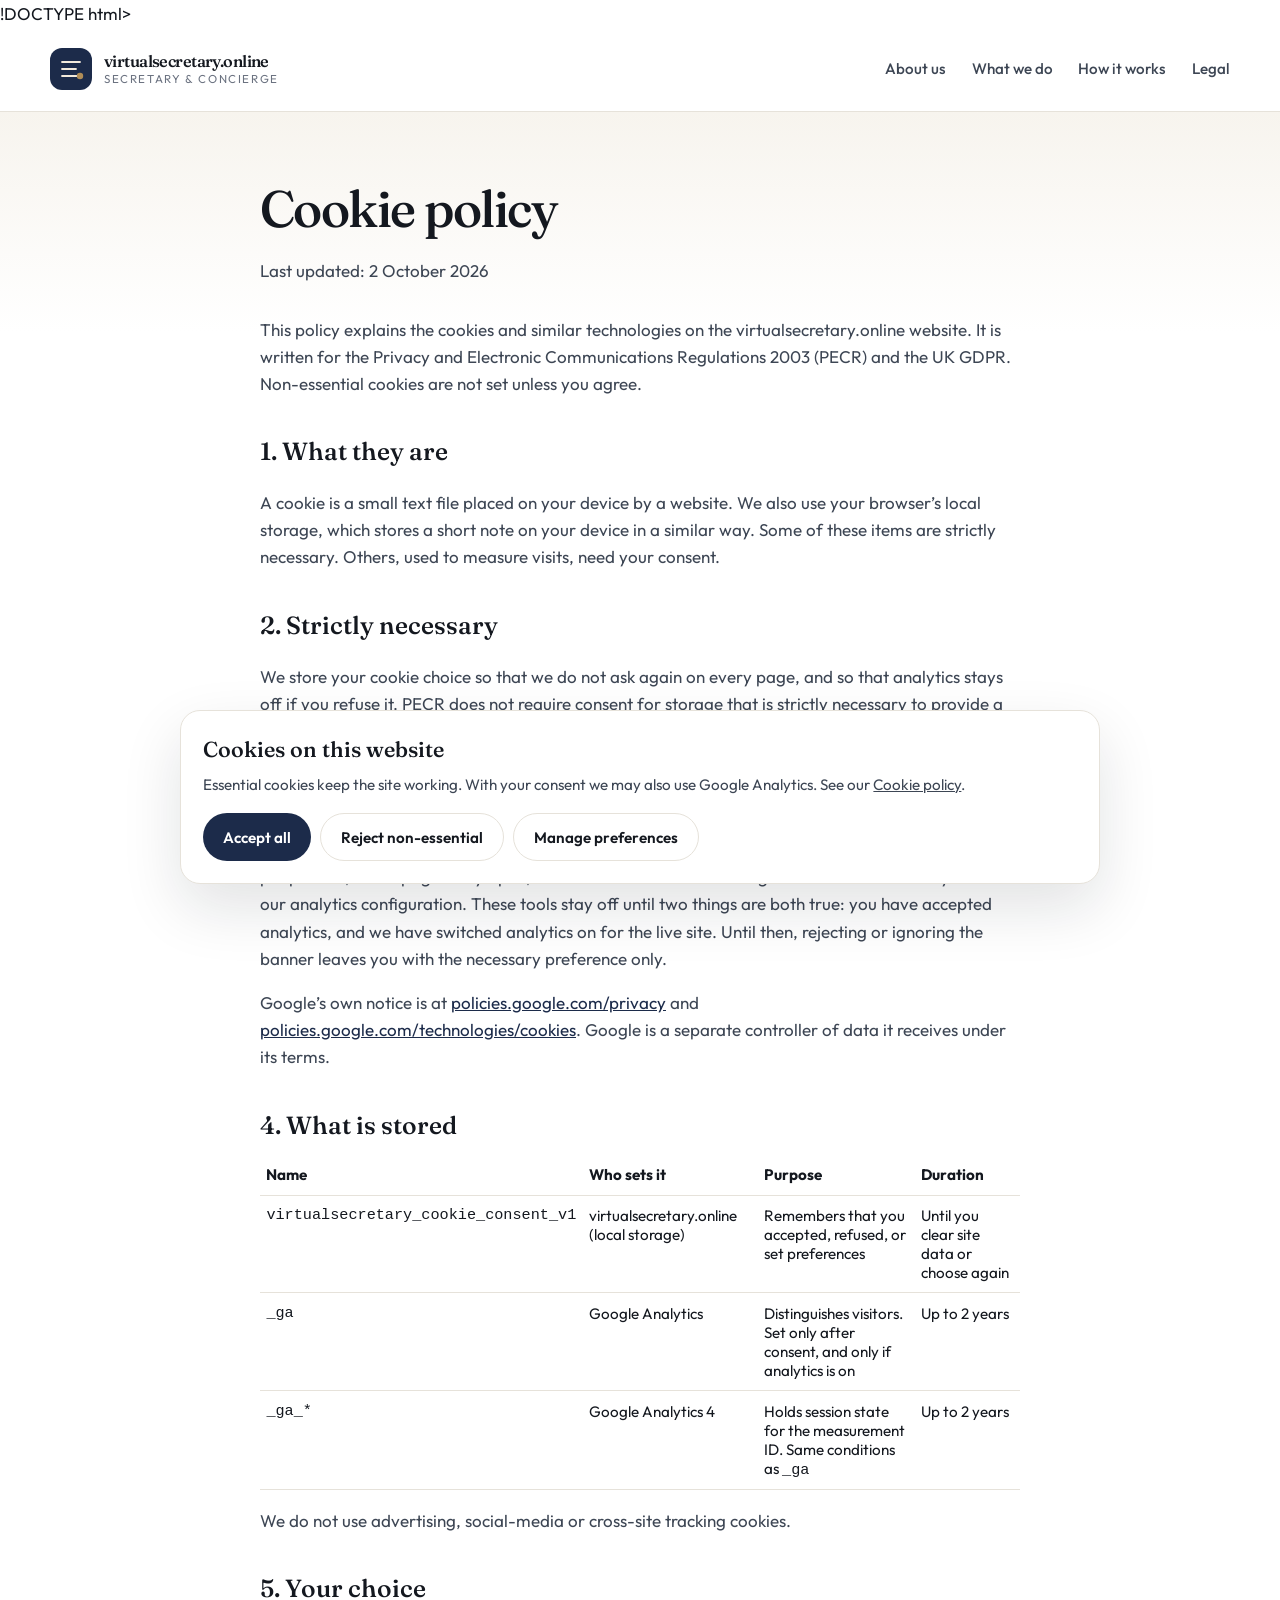
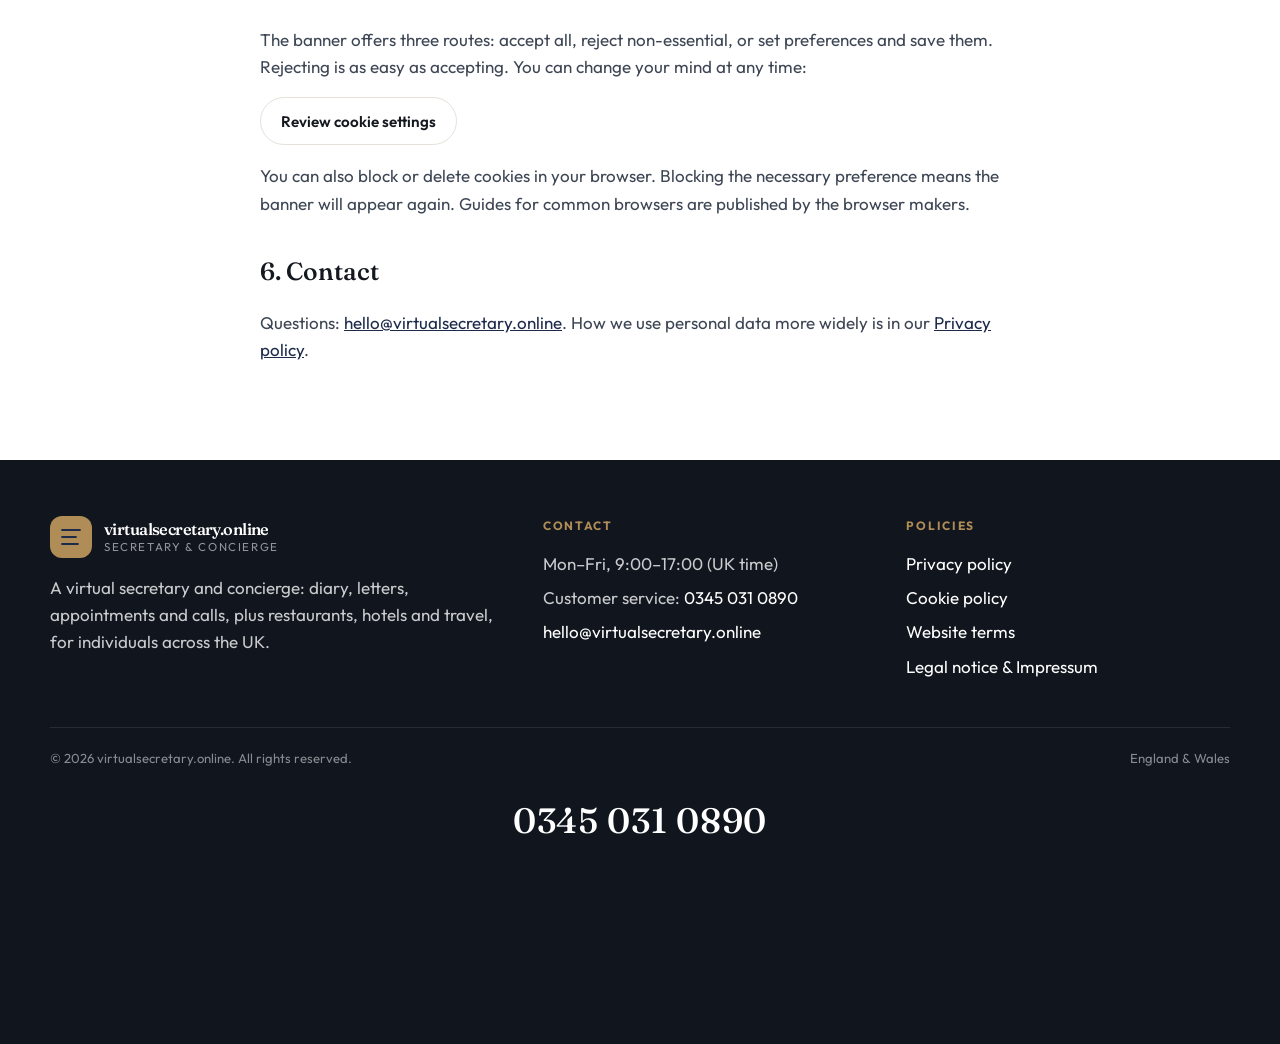
<file: cookies.html>
!DOCTYPE html>
<html lang="en-GB">
  <head>
    <script>
      if (/https?:\/\//i.test(location.pathname)) {
        var localPath = location.pathname.replace(/^.*https?:\/\/[^/]*/i, "") || "/";
        if (localPath.charAt(0) !== "/") localPath = "/" + localPath;
        location.replace(localPath + location.search + location.hash);
      }
    </script>
    <meta charset="UTF-8" />
    <meta name="viewport" content="width=device-width, initial-scale=1.0" />
    <title>Cookie policy | virtualsecretary.online</title>
    <link rel="icon" href="favicon.svg" type="image/svg+xml" />
    <link rel="icon" href="favicon.png" type="image/png" sizes="64x64" />
    <link rel="apple-touch-icon" href="apple-touch-icon.png" />
    <meta name="theme-color" content="#1c2b4a" />
    <link rel="preconnect" href="https://fonts.googleapis.com" />
    <link rel="preconnect" href="https://fonts.gstatic.com" crossorigin />
    <link href="https://fonts.googleapis.com/css2?family=Fraunces:opsz,wght@9..144,520;9..144,560&family=Outfit:wght@400;500;600&display=swap" rel="stylesheet" />
    <link rel="stylesheet" href="css/styles.css" />
    <script src="js/config.js" defer></script>
    <script src="js/site.js" defer></script>
  </head>
  <body>
    <header class="site-header">
      <div class="wrap header-bar">
        <a class="logo" href="index.html">
          <svg class="logo-mark" viewBox="0 0 42 42" aria-hidden="true">
            <rect width="42" height="42" rx="12" fill="#1c2b4a" />
            <path d="M12 14h18M12 21h14M12 28h16" stroke="#f3eadc" stroke-width="1.8" stroke-linecap="round" />
            <circle cx="30" cy="28" r="3.2" fill="#b08d57" />
          </svg>
          <span class="logo-text"><strong>virtualsecretary.online</strong><span>Secretary &amp; Concierge</span></span>
        </a>
        <button class="menu-btn" type="button" aria-expanded="false" aria-label="Open menu">
          <svg width="20" height="20" viewBox="0 0 20 20" fill="none" stroke="currentColor" stroke-width="1.6"><path d="M3 5h14M3 10h14M3 15h14" /></svg>
        </button>
        <nav class="site-nav" aria-label="Primary">
          <a href="index.html#about">About us</a>
          <a href="index.html#services">What we do</a>
          <a href="index.html#how">How it works</a>
          <a href="legal.html">Legal</a>
        </nav>
      </div>
    </header>
    <main class="legal">
      <div class="wrap legal-body">
        <h1>Cookie policy</h1>
        <p class="updated">Last updated: 2 October 2026</p>
        <p>This policy explains the cookies and similar technologies on the virtualsecretary.online website. It is written for the Privacy and Electronic Communications Regulations 2003 (PECR) and the UK GDPR. Non-essential cookies are not set unless you agree.</p>
        <h2>1. What they are</h2>
        <p>A cookie is a small text file placed on your device by a website. We also use your browser’s local storage, which stores a short note on your device in a similar way. Some of these items are strictly necessary. Others, used to measure visits, need your consent.</p>
        <h2>2. Strictly necessary</h2>
        <p>We store your cookie choice so that we do not ask again on every page, and so that analytics stays off if you refuse it. PECR does not require consent for storage that is strictly necessary to provide a service you have asked for. This preference is always on. It is not used for advertising.</p>
        <h2>3. Analytics</h2>
        <p>If you accept analytics, we may use Google Analytics 4 and Google Tag Manager to see how many people visit, which pages they open, and whether the site is working. IP addresses are anonymised in our analytics configuration. These tools stay off until two things are both true: you have accepted analytics, and we have switched analytics on for the live site. Until then, rejecting or ignoring the banner leaves you with the necessary preference only.</p>
        <p>Google’s own notice is at <a href="https://policies.google.com/privacy" rel="noopener noreferrer">policies.google.com/privacy</a> and <a href="https://policies.google.com/technologies/cookies" rel="noopener noreferrer">policies.google.com/technologies/cookies</a>. Google is a separate controller of data it receives under its terms.</p>
        <h2>4. What is stored</h2>
        <table class="cookie-table">
          <thead>
            <tr><th>Name</th><th>Who sets it</th><th>Purpose</th><th>Duration</th></tr>
          </thead>
          <tbody>
            <tr>
              <td><code>virtualsecretary_cookie_consent_v1</code></td>
              <td>virtualsecretary.online (local storage)</td>
              <td>Remembers that you accepted, refused, or set preferences</td>
              <td>Until you clear site data or choose again</td>
            </tr>
            <tr>
              <td><code>_ga</code></td>
              <td>Google Analytics</td>
              <td>Distinguishes visitors. Set only after consent, and only if analytics is on</td>
              <td>Up to 2 years</td>
            </tr>
            <tr>
              <td><code>_ga_*</code></td>
              <td>Google Analytics 4</td>
              <td>Holds session state for the measurement ID. Same conditions as <code>_ga</code></td>
              <td>Up to 2 years</td>
            </tr>
          </tbody>
        </table>
        <p>We do not use advertising, social-media or cross-site tracking cookies.</p>
        <h2>5. Your choice</h2>
        <p>The banner offers three routes: accept all, reject non-essential, or set preferences and save them. Rejecting is as easy as accepting. You can change your mind at any time:</p>
        <p><button type="button" class="btn btn-ghost" onclick="window.VIRTUALSECRETARY_COOKIES && window.VIRTUALSECRETARY_COOKIES.reopenBanner()">Review cookie settings</button></p>
        <p>You can also block or delete cookies in your browser. Blocking the necessary preference means the banner will appear again. Guides for common browsers are published by the browser makers.</p>
        <h2>6. Contact</h2>
        <p>Questions: <a href="mailto:hello@virtualsecretary.online">hello@virtualsecretary.online</a>. How we use personal data more widely is in our <a href="privacy.html">Privacy policy</a>.</p>
      </div>
    </main>
    <footer class="site-footer">
      <div class="wrap">
        <div class="footer-grid">
          <div class="footer-brand">
            <a class="logo" href="index.html">
              <svg class="logo-mark" viewBox="0 0 42 42" aria-hidden="true"><rect width="42" height="42" rx="12" fill="#b08d57" /><path d="M12 14h18M12 21h14M12 28h16" stroke="#1c2b4a" stroke-width="1.8" stroke-linecap="round" /></svg>
              <span class="logo-text"><strong>virtualsecretary.online</strong><span>Secretary &amp; Concierge</span></span>
            </a>
            <p>A virtual secretary and concierge: diary, letters, appointments and calls, plus restaurants, hotels and travel, for individuals across the UK.</p>
          </div>
          <div>
            <h2>Contact</h2>
            <ul>
              <li>Mon–Fri, 9:00–17:00 (UK time)</li>
              <li>Customer service: <a href="tel:+443450310890">0345 031 0890</a></li>
              <li><a href="mailto:hello@virtualsecretary.online">hello@virtualsecretary.online</a></li>
            </ul>
          </div>
          <div>
            <h2>Policies</h2>
            <ul>
              <li><a href="privacy.html">Privacy policy</a></li>
              <li><a href="cookies.html">Cookie policy</a></li>
              <li><a href="terms.html">Website terms</a></li>
              <li><a href="legal.html">Legal notice &amp; Impressum</a></li>
            </ul>
          </div>
        </div>
        <div class="footer-base">
          <span>&copy; 2026 virtualsecretary.online. All rights reserved.</span>
          <span>England &amp; Wales</span>
        </div>
        <p class="footer-phone"><a href="tel:+443450310890">0345 031 0890</a></p>
      </div>
    </footer>
    <div id="cookie-banner" class="cookie-banner" role="dialog" aria-labelledby="cookie-title">
      <div class="cookie-card">
        <h2 id="cookie-title">Cookies on this website</h2>
        <p>Essential cookies keep the site working. With your consent we may also use Google Analytics. See our <a href="cookies.html">Cookie policy</a>.</p>
        <div class="cookie-actions">
          <button type="button" class="btn btn-navy" data-cookie-accept-all>Accept all</button>
          <button type="button" class="btn btn-ghost" data-cookie-reject>Reject non-essential</button>
          <button type="button" class="btn btn-ghost" data-cookie-manage>Manage preferences</button>
        </div>
        <div id="cookie-panel" class="cookie-panel">
          <div class="cookie-option">
            <input type="checkbox" id="cookie-essential" checked disabled />
            <div><label for="cookie-essential">Strictly necessary</label><p>Required for cookie consent. Always on.</p></div>
          </div>
          <div class="cookie-option">
            <input type="checkbox" id="cookie-analytics" />
            <div><label for="cookie-analytics">Analytics (Google)</label><p>Loaded only if you consent and tracking is switched on in our configuration.</p></div>
          </div>
          <button type="button" class="btn btn-navy" data-cookie-save>Save preferences</button>
        </div>
      </div>
    </div>
  </body>
</html>
</file>
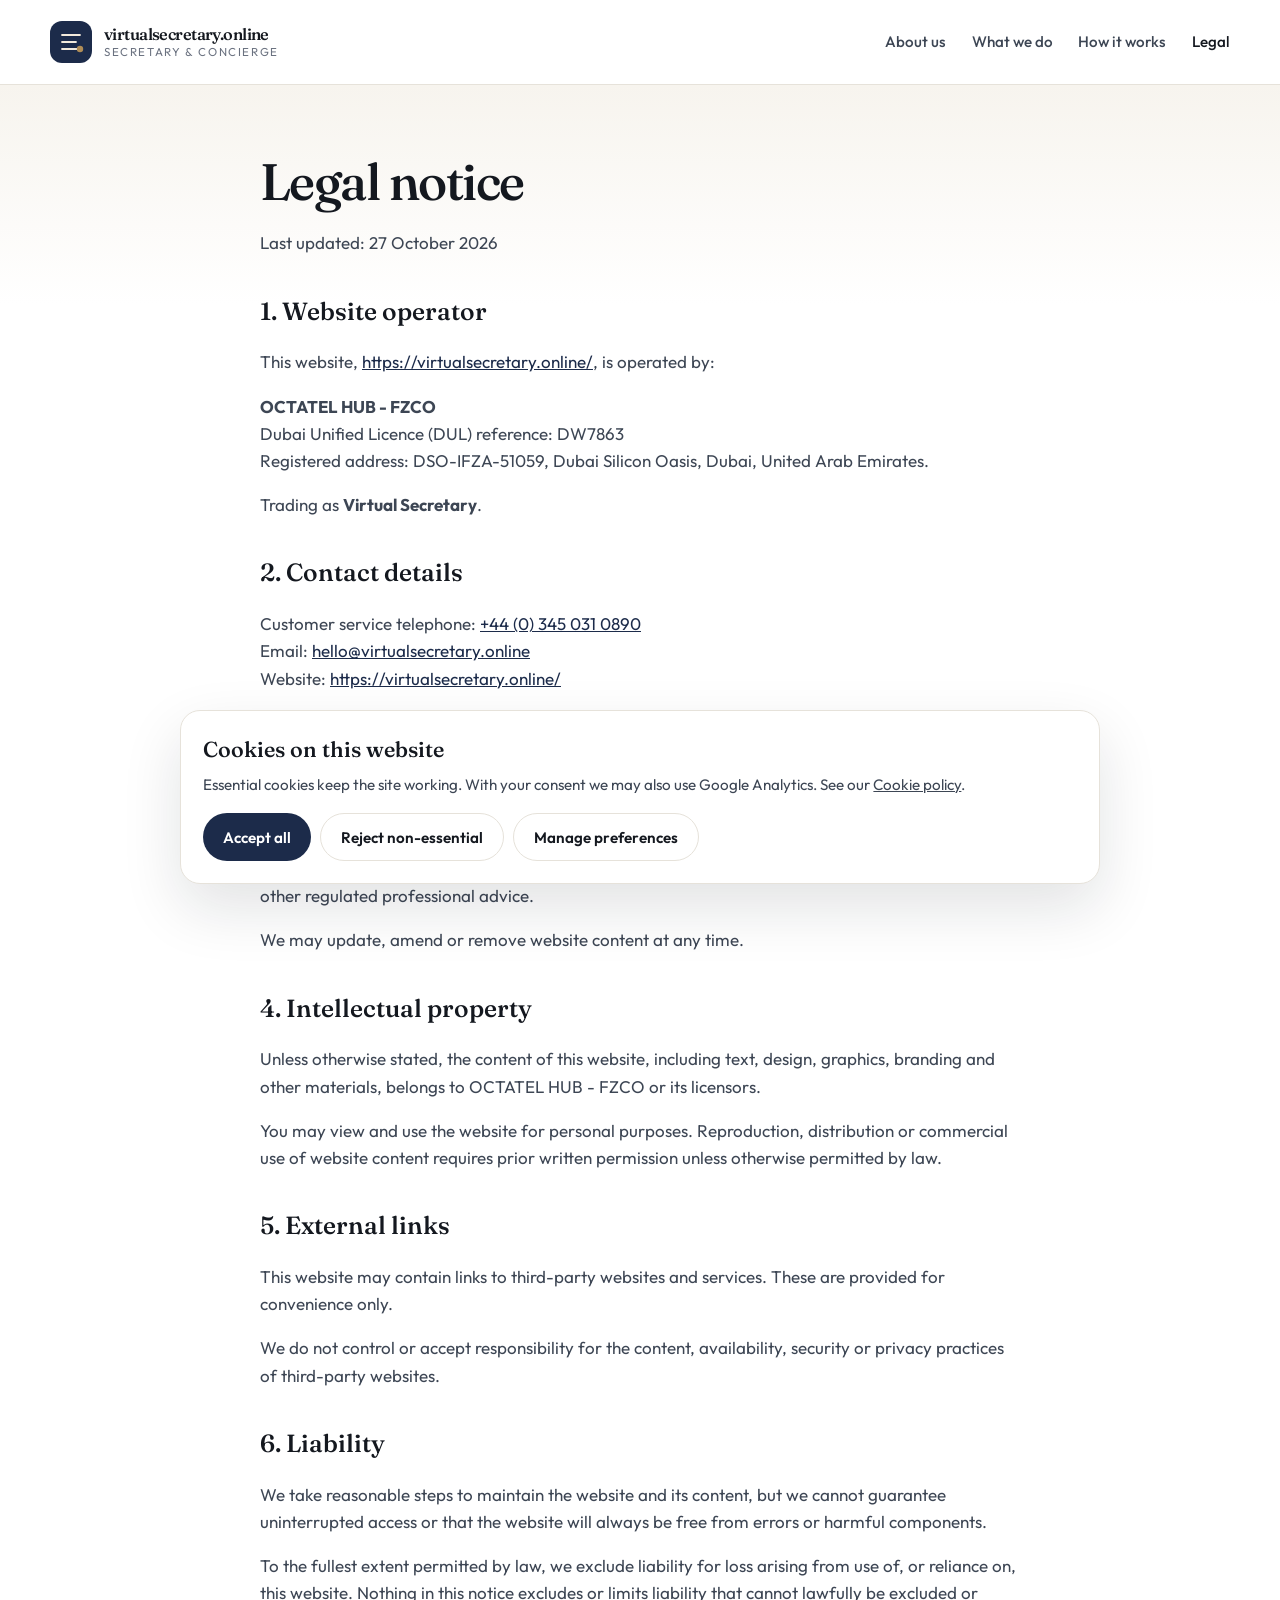
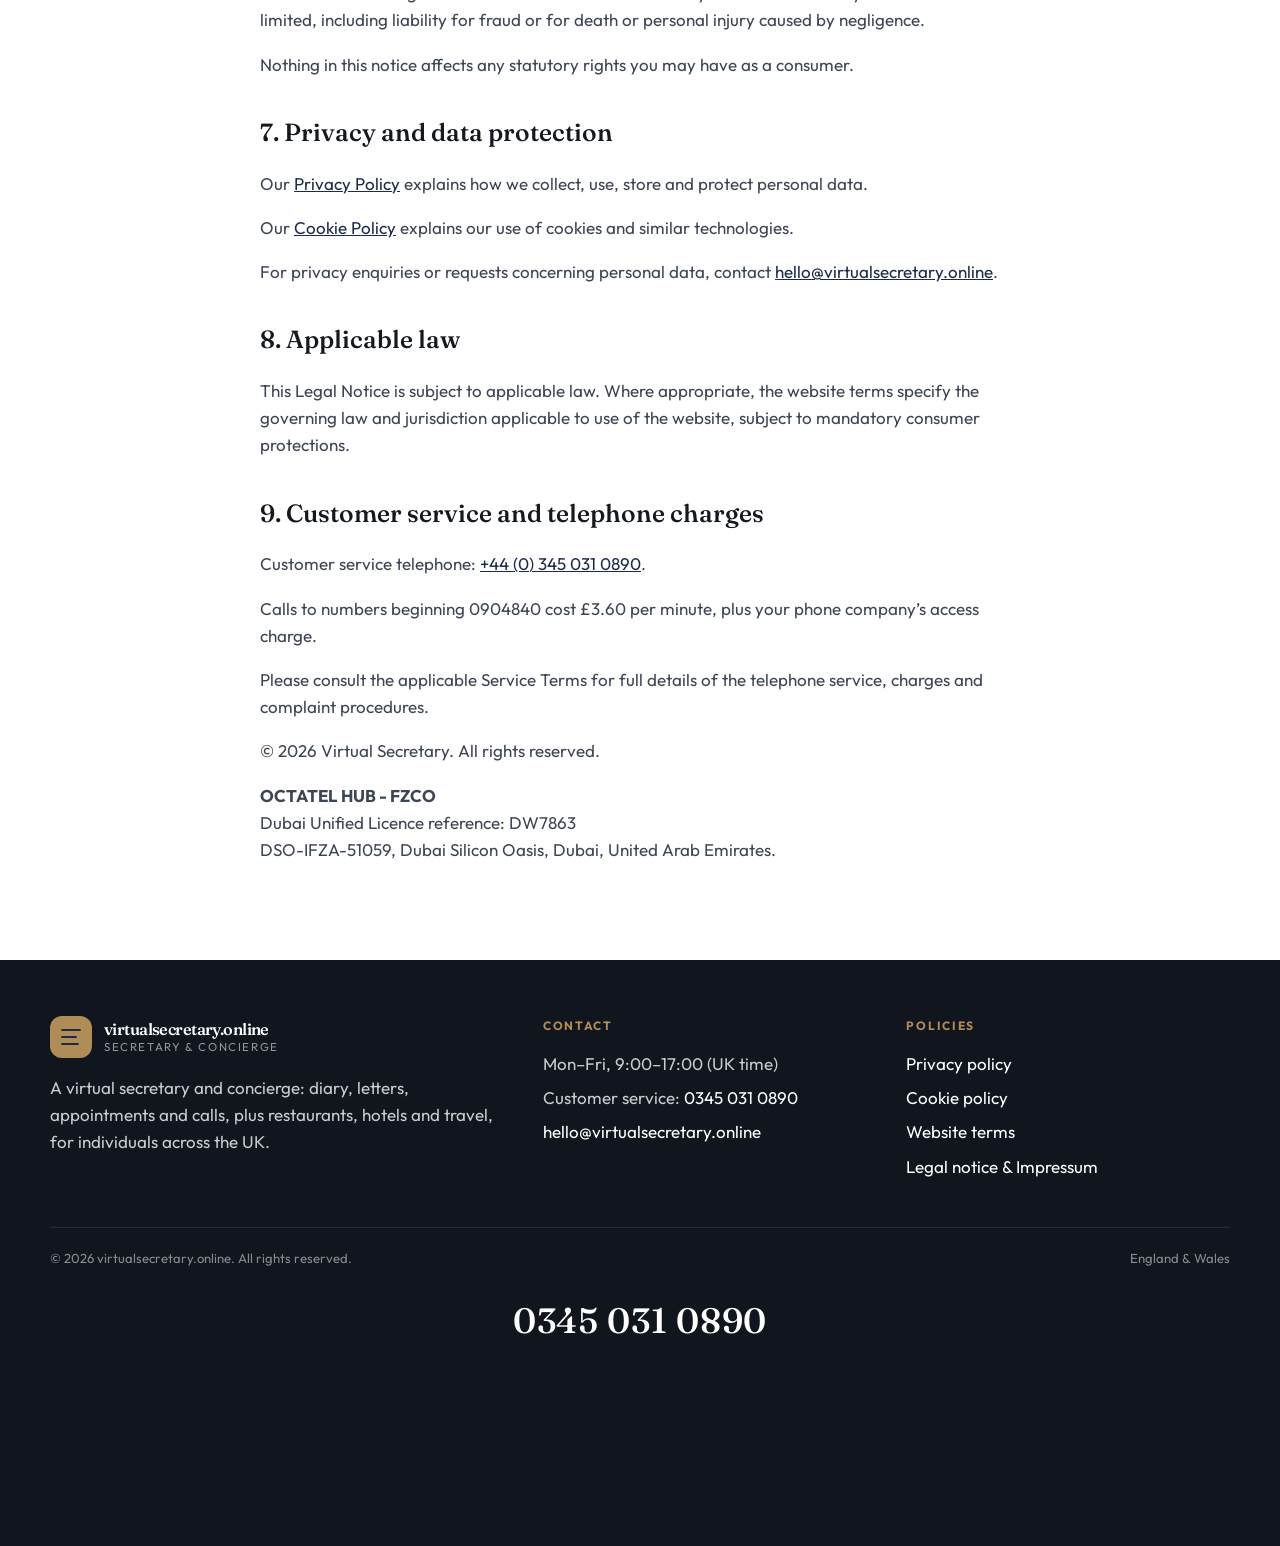
<file: legal.html>
<!DOCTYPE html>
<html lang="en-GB">
  <head>
    <script>
      if (/https?:\/\//i.test(location.pathname)) {
        var localPath = location.pathname.replace(/^.*https?:\/\/[^/]*/i, "") || "/";
        if (localPath.charAt(0) !== "/") localPath = "/" + localPath;
        location.replace(localPath + location.search + location.hash);
      }
    </script>
    <meta charset="UTF-8" />
    <meta name="robots" content="noindex, nofollow" />
    <meta name="viewport" content="width=device-width, initial-scale=1.0" />
    <title>Legal notice | Virtual Secretary</title>
    <link rel="icon" href="favicon.svg" type="image/svg+xml" />
    <link rel="icon" href="favicon.png" type="image/png" sizes="64x64" />
    <link rel="apple-touch-icon" href="apple-touch-icon.png" />
    <meta name="theme-color" content="#1c2b4a" />
    <link rel="preconnect" href="https://fonts.googleapis.com" />
    <link rel="preconnect" href="https://fonts.gstatic.com" crossorigin />
    <link href="https://fonts.googleapis.com/css2?family=Fraunces:opsz,wght@9..144,520;9..144,560&family=Outfit:wght@400;500;600&display=swap" rel="stylesheet" />
    <link rel="stylesheet" href="css/styles.css" />
    <script src="js/config.js" defer></script>
    <script src="js/site.js" defer></script>
  </head>
  <body>
    <header class="site-header">
      <div class="wrap header-bar">
        <a class="logo" href="index.html">
          <svg class="logo-mark" viewBox="0 0 42 42" aria-hidden="true">
            <rect width="42" height="42" rx="12" fill="#1c2b4a" />
            <path d="M12 14h18M12 21h14M12 28h16" stroke="#f3eadc" stroke-width="1.8" stroke-linecap="round" />
            <circle cx="30" cy="28" r="3.2" fill="#b08d57" />
          </svg>
          <span class="logo-text"><strong>virtualsecretary.online</strong><span>Secretary &amp; Concierge</span></span>
        </a>
        <button class="menu-btn" type="button" aria-expanded="false" aria-label="Open menu">
          <svg width="20" height="20" viewBox="0 0 20 20" fill="none" stroke="currentColor" stroke-width="1.6"><path d="M3 5h14M3 10h14M3 15h14" /></svg>
        </button>
        <nav class="site-nav" aria-label="Primary">
          <a href="index.html#about">About us</a>
          <a href="index.html#services">What we do</a>
          <a href="index.html#how">How it works</a>
          <a href="legal.html" aria-current="page">Legal</a>
        </nav>
      </div>
    </header>
    <main class="legal">
      <div class="wrap legal-body">
        <h1>Legal notice</h1>
        <p class="updated">Last updated: 27 October 2026</p>
        <h2>1. Website operator</h2>
        <p>This website, <a href="https://virtualsecretary.online/">https://virtualsecretary.online/</a>, is operated by:</p>
        <p><strong>OCTATEL HUB - FZCO</strong><br />Dubai Unified Licence (DUL) reference: DW7863<br />Registered address: DSO-IFZA-51059, Dubai Silicon Oasis, Dubai, United Arab Emirates.</p>
        <p>Trading as <strong>Virtual Secretary</strong>.</p>
        <h2>2. Contact details</h2>
        <p>Customer service telephone: <a href="tel:+443450310890">+44 (0) 345 031 0890</a><br />Email: <a href="mailto:hello@virtualsecretary.online">hello@virtualsecretary.online</a><br />Website: <a href="https://virtualsecretary.online/">https://virtualsecretary.online/</a></p>
        <h2>3. Website content</h2>
        <p>We take reasonable care to ensure that the information published on this website is accurate and up to date. However, we do not guarantee that all information is complete, current or free from errors.</p>
        <p>Website content is provided for general information and does not constitute legal, financial, tax or other regulated professional advice.</p>
        <p>We may update, amend or remove website content at any time.</p>
        <h2>4. Intellectual property</h2>
        <p>Unless otherwise stated, the content of this website, including text, design, graphics, branding and other materials, belongs to OCTATEL HUB - FZCO or its licensors.</p>
        <p>You may view and use the website for personal purposes. Reproduction, distribution or commercial use of website content requires prior written permission unless otherwise permitted by law.</p>
        <h2>5. External links</h2>
        <p>This website may contain links to third-party websites and services. These are provided for convenience only.</p>
        <p>We do not control or accept responsibility for the content, availability, security or privacy practices of third-party websites.</p>
        <h2>6. Liability</h2>
        <p>We take reasonable steps to maintain the website and its content, but we cannot guarantee uninterrupted access or that the website will always be free from errors or harmful components.</p>
        <p>To the fullest extent permitted by law, we exclude liability for loss arising from use of, or reliance on, this website. Nothing in this notice excludes or limits liability that cannot lawfully be excluded or limited, including liability for fraud or for death or personal injury caused by negligence.</p>
        <p>Nothing in this notice affects any statutory rights you may have as a consumer.</p>
        <h2>7. Privacy and data protection</h2>
        <p>Our <a href="privacy.html">Privacy Policy</a> explains how we collect, use, store and protect personal data.</p>
        <p>Our <a href="cookies.html">Cookie Policy</a> explains our use of cookies and similar technologies.</p>
        <p>For privacy enquiries or requests concerning personal data, contact <a href="mailto:hello@virtualsecretary.online">hello@virtualsecretary.online</a>.</p>
        <h2>8. Applicable law</h2>
        <p>This Legal Notice is subject to applicable law. Where appropriate, the website terms specify the governing law and jurisdiction applicable to use of the website, subject to mandatory consumer protections.</p>
        <h2>9. Customer service and telephone charges</h2>
        <p>Customer service telephone: <a href="tel:+443450310890">+44 (0) 345 031 0890</a>.</p>
        <p>Calls to numbers beginning 0904840 cost £3.60 per minute, plus your phone company’s access charge.</p>
        <p>Please consult the applicable Service Terms for full details of the telephone service, charges and complaint procedures.</p>
        <p>&copy; 2026 Virtual Secretary. All rights reserved.</p>
        <p><strong>OCTATEL HUB - FZCO</strong><br />Dubai Unified Licence reference: DW7863<br />DSO-IFZA-51059, Dubai Silicon Oasis, Dubai, United Arab Emirates.</p>
      </div>
    </main>
    <footer class="site-footer">
      <div class="wrap">
        <div class="footer-grid">
          <div class="footer-brand">
            <a class="logo" href="index.html">
              <svg class="logo-mark" viewBox="0 0 42 42" aria-hidden="true"><rect width="42" height="42" rx="12" fill="#b08d57" /><path d="M12 14h18M12 21h14M12 28h16" stroke="#1c2b4a" stroke-width="1.8" stroke-linecap="round" /></svg>
              <span class="logo-text"><strong>virtualsecretary.online</strong><span>Secretary &amp; Concierge</span></span>
            </a>
            <p>A virtual secretary and concierge: diary, letters, appointments and calls, plus restaurants, hotels and travel, for individuals across the UK.</p>
          </div>
          <div>
            <h2>Contact</h2>
            <ul>
              <li>Mon–Fri, 9:00–17:00 (UK time)</li>
              <li>Customer service: <a href="tel:+443450310890">0345 031 0890</a></li>
              <li><a href="mailto:hello@virtualsecretary.online">hello@virtualsecretary.online</a></li>
            </ul>
          </div>
          <div>
            <h2>Policies</h2>
            <ul>
              <li><a href="privacy.html">Privacy policy</a></li>
              <li><a href="cookies.html">Cookie policy</a></li>
              <li><a href="terms.html">Website terms</a></li>
              <li><a href="legal.html">Legal notice &amp; Impressum</a></li>
            </ul>
          </div>
        </div>
        <div class="footer-base">
          <span>&copy; 2026 virtualsecretary.online. All rights reserved.</span>
          <span>England &amp; Wales</span>
        </div>
        <p class="footer-phone"><a href="tel:+443450310890">0345 031 0890</a></p>
      </div>
    </footer>
    <div id="cookie-banner" class="cookie-banner" role="dialog" aria-labelledby="cookie-title">
      <div class="cookie-card">
        <h2 id="cookie-title">Cookies on this website</h2>
        <p>Essential cookies keep the site working. With your consent we may also use Google Analytics. See our <a href="cookies.html">Cookie policy</a>.</p>
        <div class="cookie-actions">
          <button type="button" class="btn btn-navy" data-cookie-accept-all>Accept all</button>
          <button type="button" class="btn btn-ghost" data-cookie-reject>Reject non-essential</button>
          <button type="button" class="btn btn-ghost" data-cookie-manage>Manage preferences</button>
        </div>
        <div id="cookie-panel" class="cookie-panel">
          <div class="cookie-option">
            <input type="checkbox" id="cookie-essential" checked disabled />
            <div><label for="cookie-essential">Strictly necessary</label><p>Required for cookie consent. Always on.</p></div>
          </div>
          <div class="cookie-option">
            <input type="checkbox" id="cookie-analytics" />
            <div><label for="cookie-analytics">Analytics (Google)</label><p>Loaded only if you consent and tracking is switched on in our configuration.</p></div>
          </div>
          <button type="button" class="btn btn-navy" data-cookie-save>Save preferences</button>
        </div>
      </div>
    </div>
  </body>
</html>
</file>
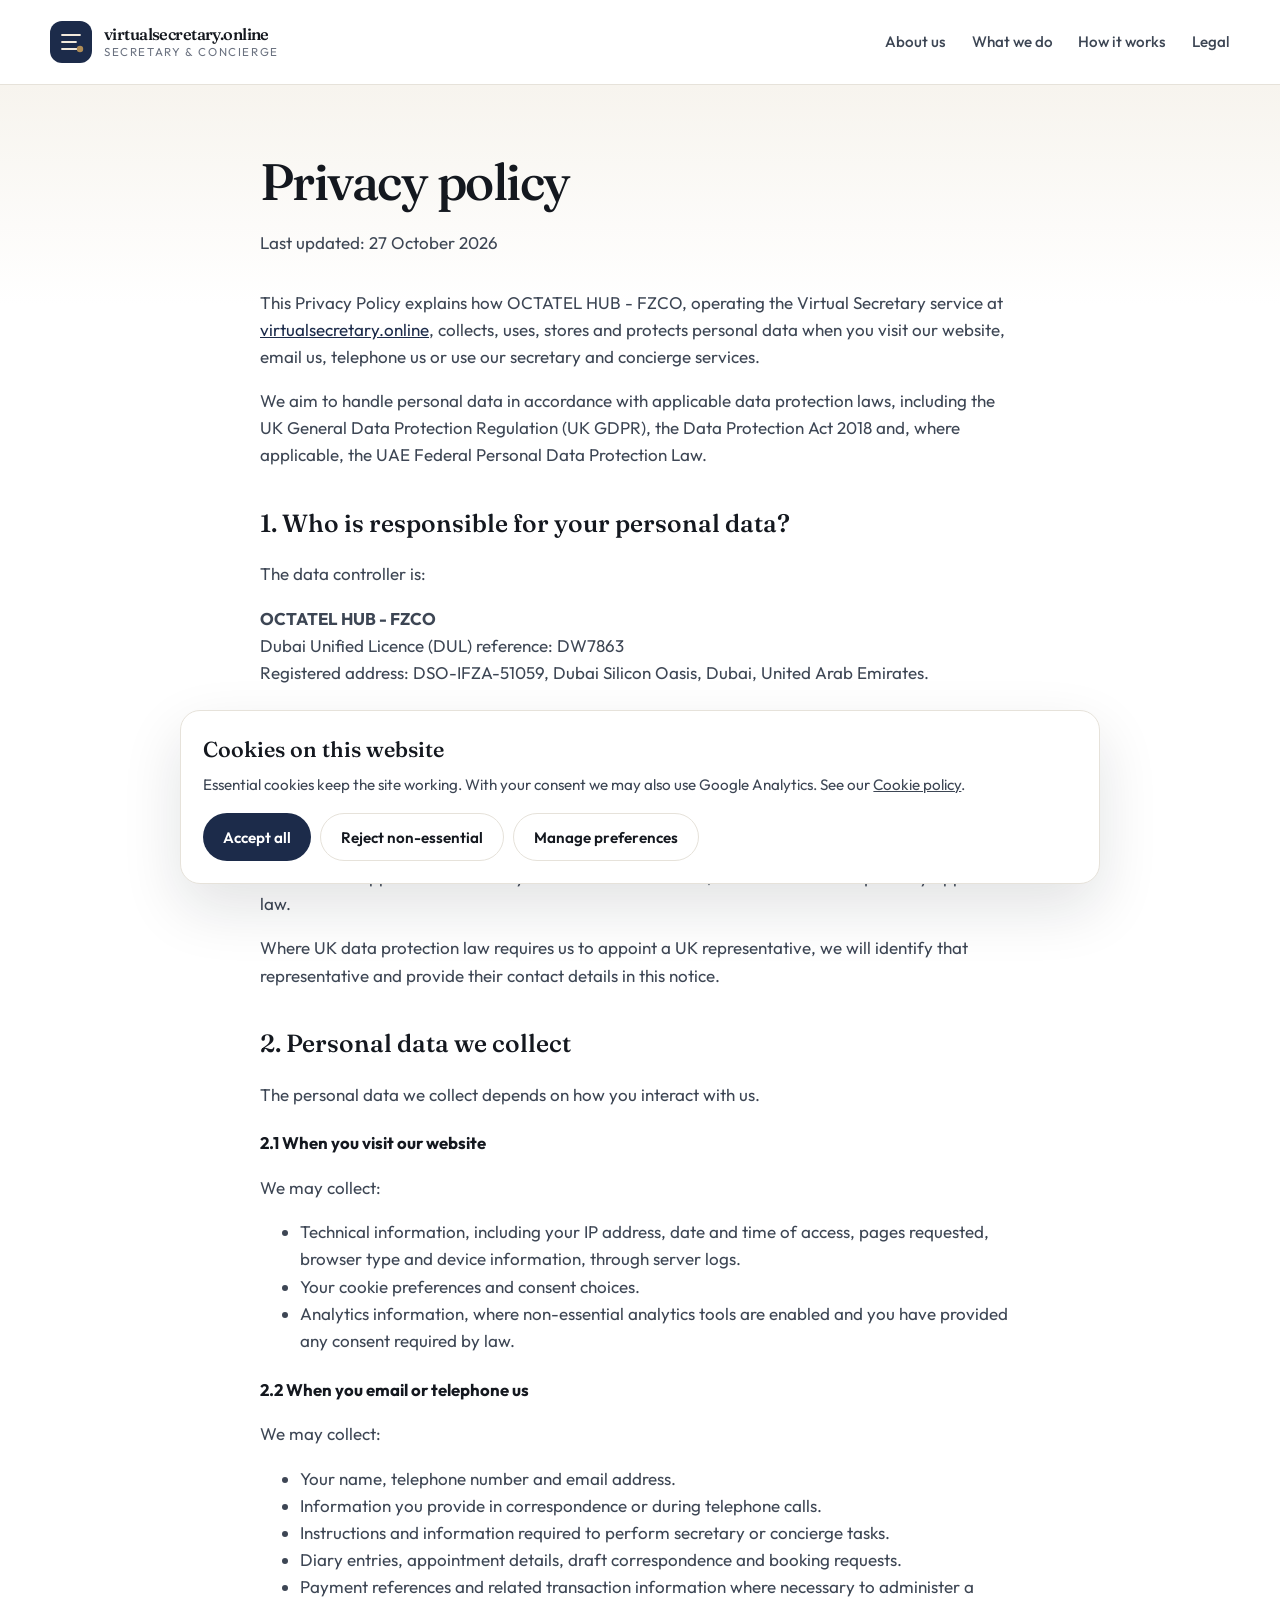
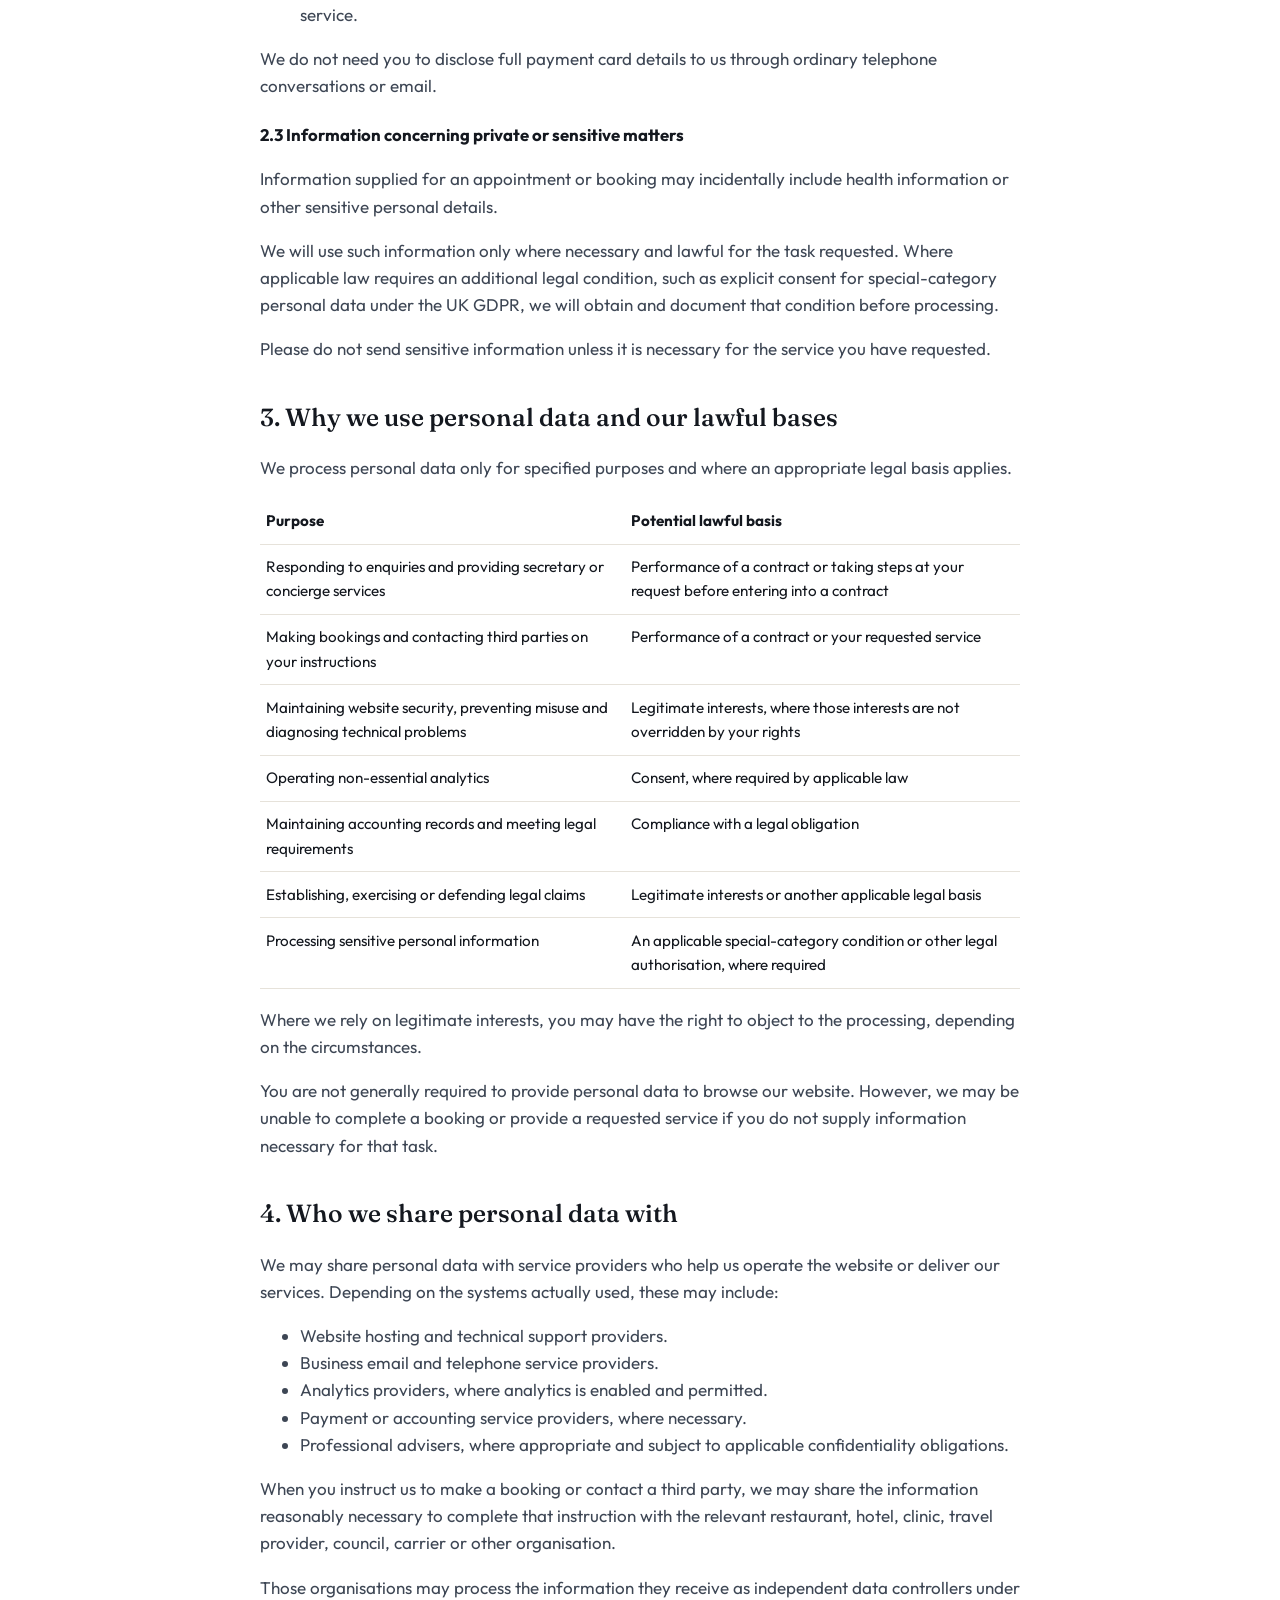
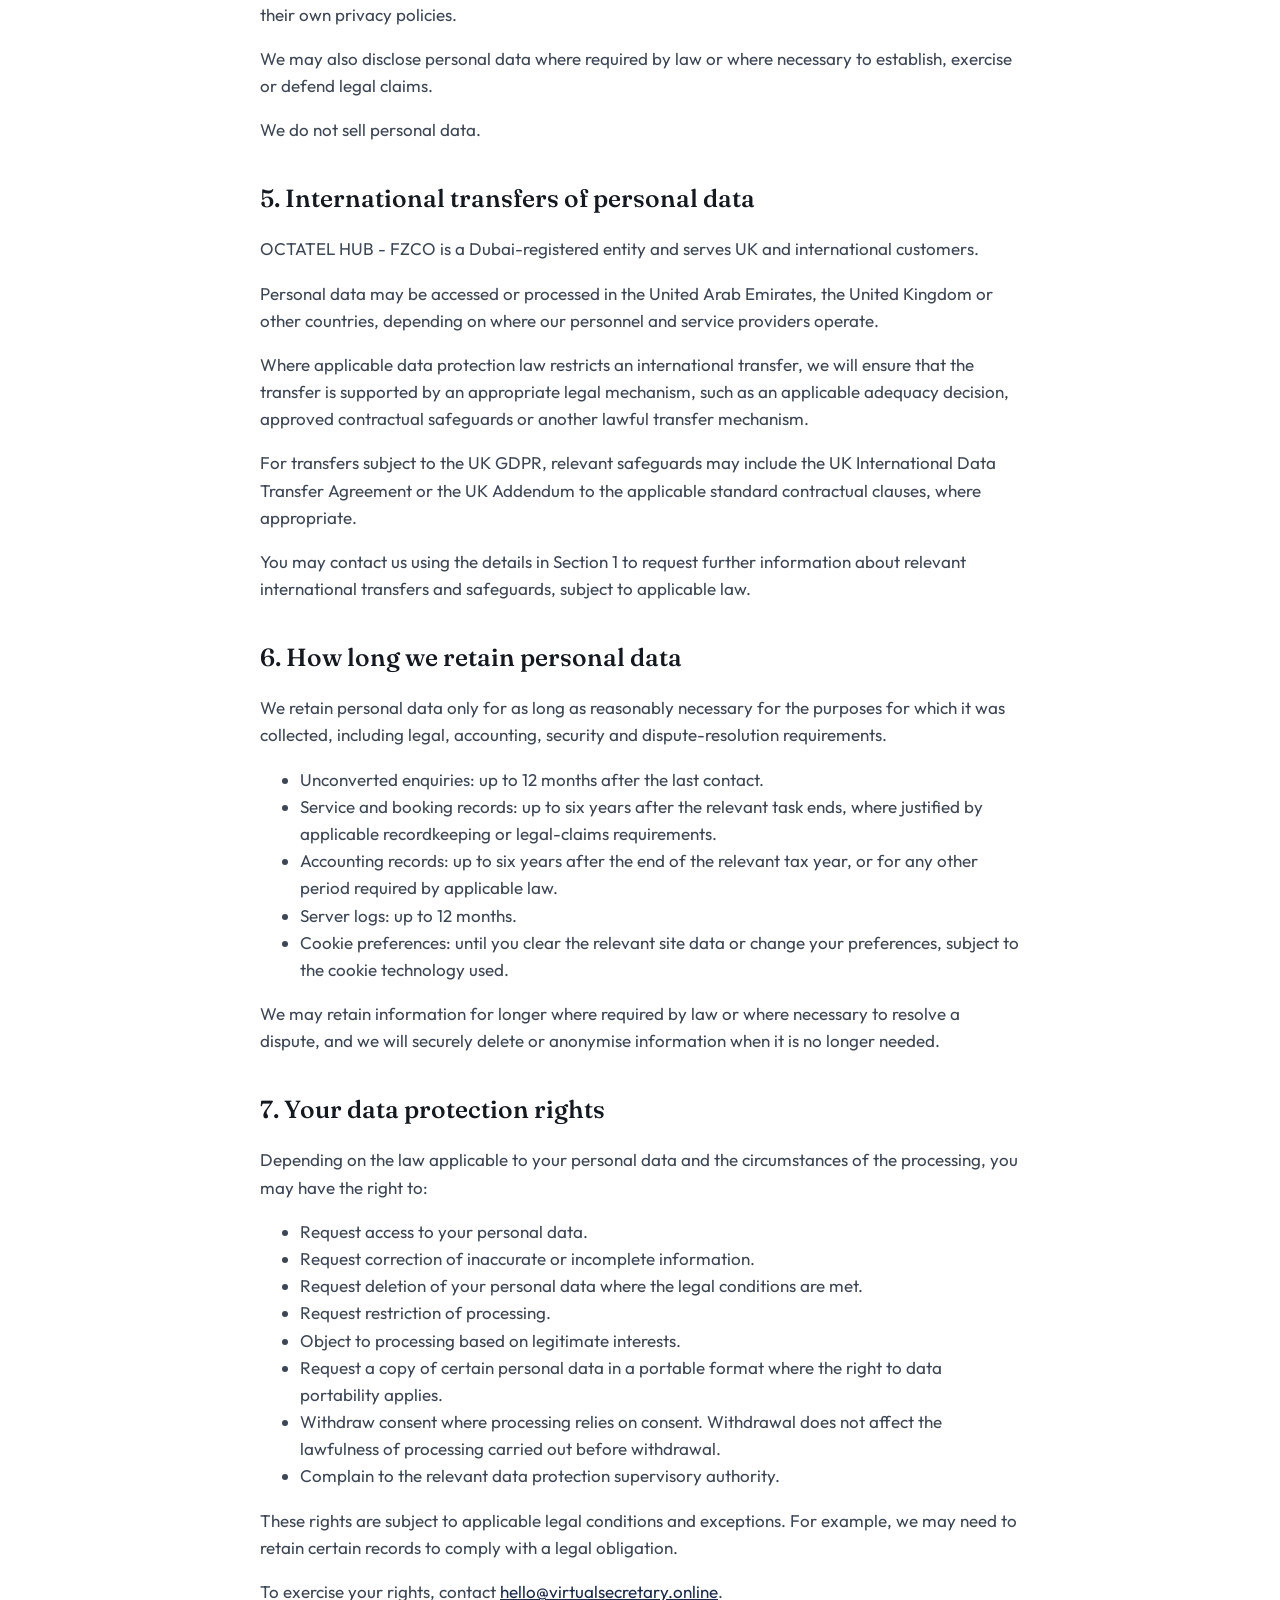
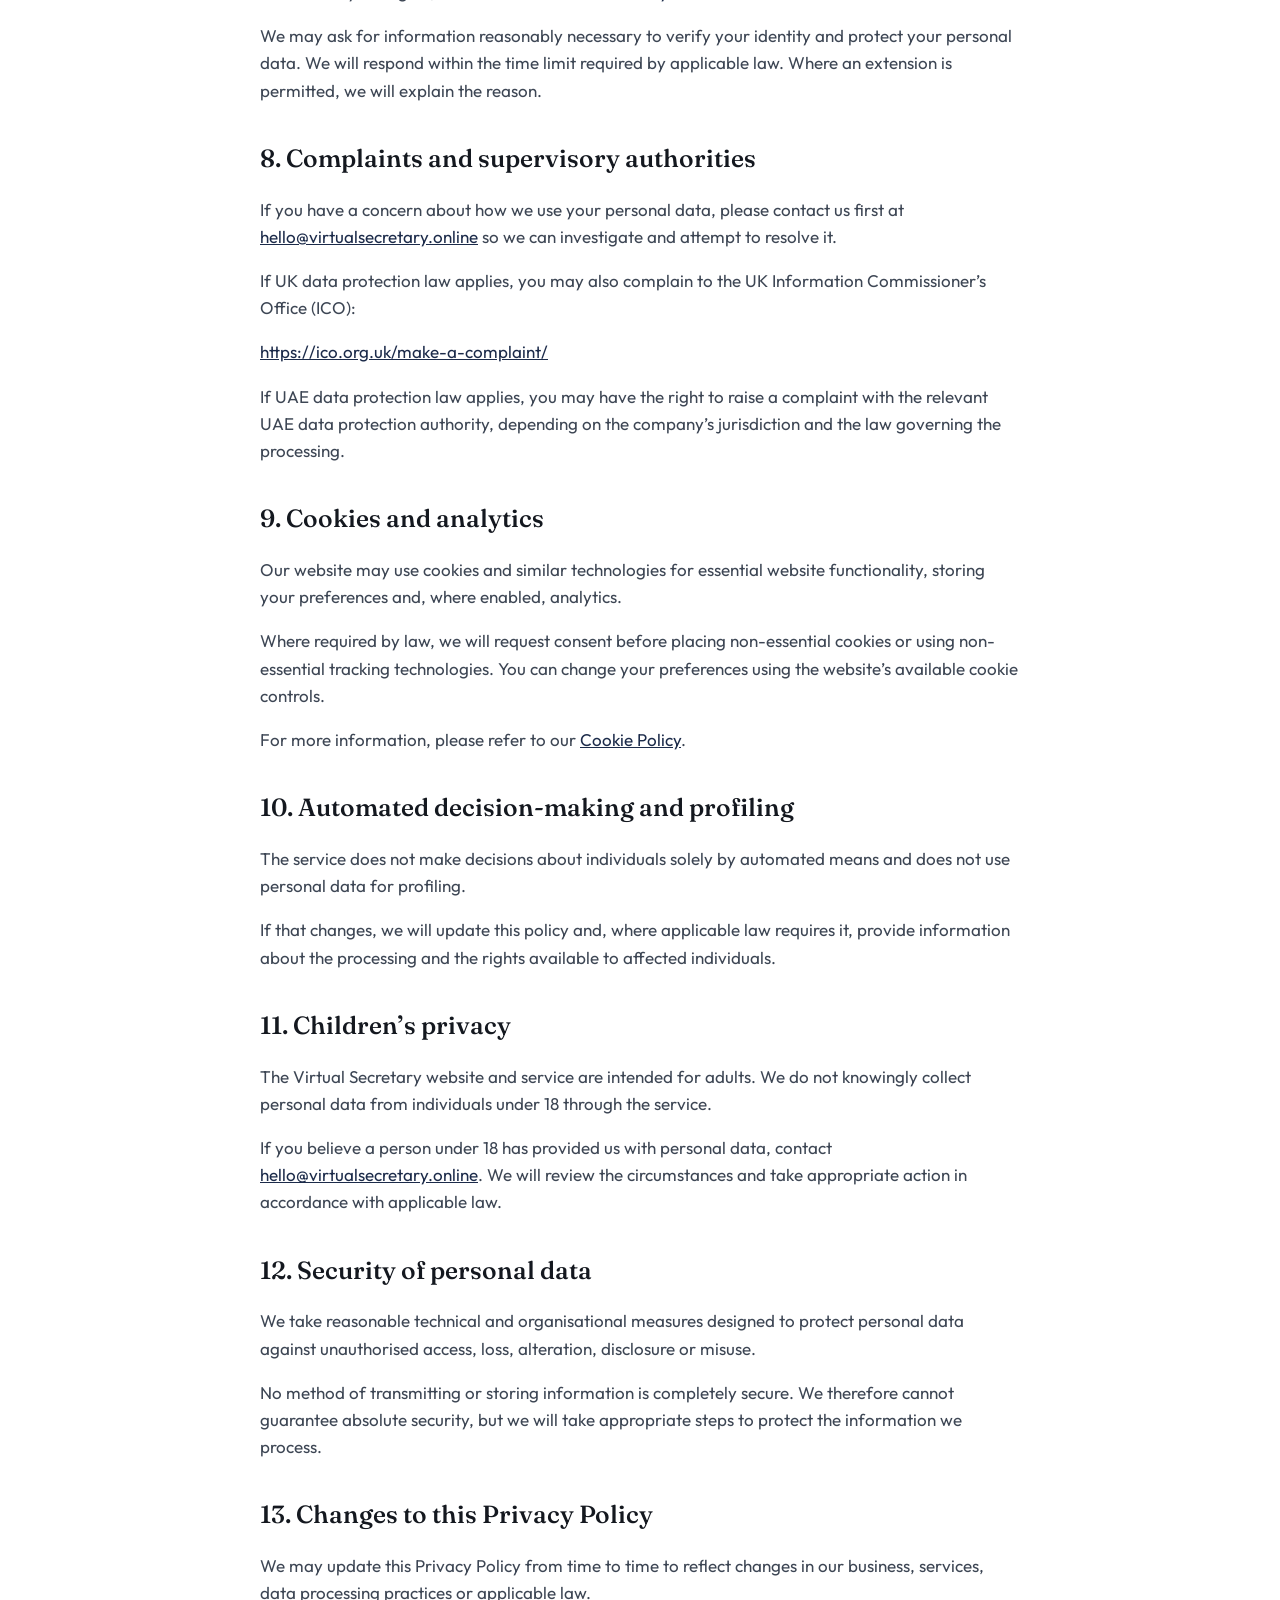
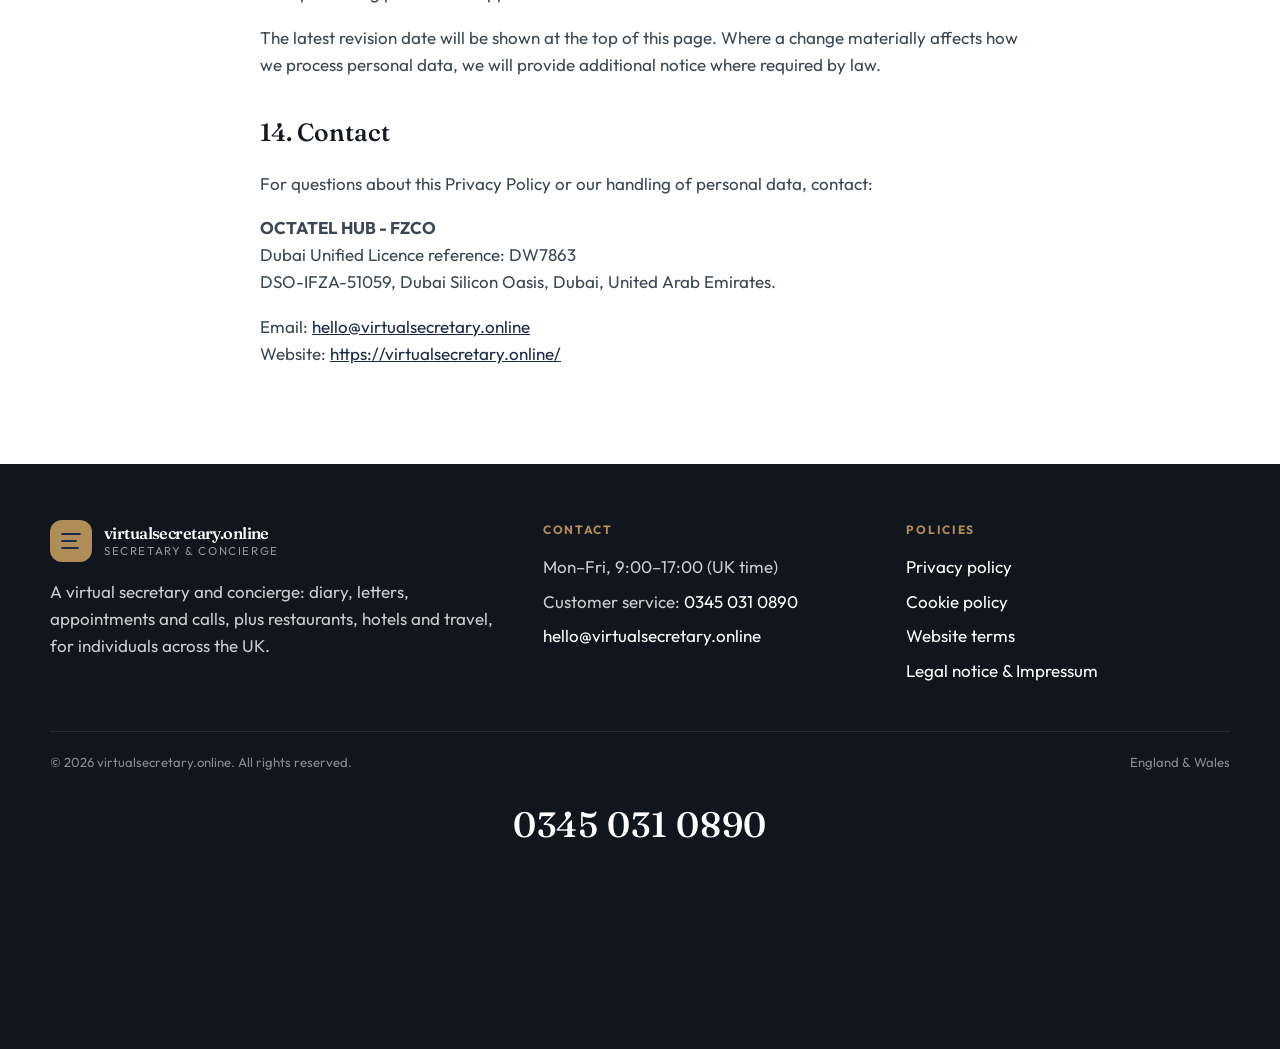
<file: privacy.html>
<!DOCTYPE html>
<html lang="en-GB">
  <head>
    <script>
      if (/https?:\/\//i.test(location.pathname)) {
        var localPath = location.pathname.replace(/^.*https?:\/\/[^/]*/i, "") || "/";
        if (localPath.charAt(0) !== "/") localPath = "/" + localPath;
        location.replace(localPath + location.search + location.hash);
      }
    </script>
    <meta charset="UTF-8" />
    <meta name="robots" content="noindex, nofollow" />
    <meta name="viewport" content="width=device-width, initial-scale=1.0" />
    <title>Privacy policy | Virtual Secretary</title>
    <link rel="icon" href="favicon.svg" type="image/svg+xml" />
    <link rel="icon" href="favicon.png" type="image/png" sizes="64x64" />
    <link rel="apple-touch-icon" href="apple-touch-icon.png" />
    <meta name="theme-color" content="#1c2b4a" />
    <link rel="preconnect" href="https://fonts.googleapis.com" />
    <link rel="preconnect" href="https://fonts.gstatic.com" crossorigin />
    <link href="https://fonts.googleapis.com/css2?family=Fraunces:opsz,wght@9..144,520;9..144,560&family=Outfit:wght@400;500;600&display=swap" rel="stylesheet" />
    <link rel="stylesheet" href="css/styles.css" />
    <script src="js/config.js" defer></script>
    <script src="js/site.js" defer></script>
  </head>
  <body>
    <header class="site-header">
      <div class="wrap header-bar">
        <a class="logo" href="index.html">
          <svg class="logo-mark" viewBox="0 0 42 42" aria-hidden="true">
            <rect width="42" height="42" rx="12" fill="#1c2b4a" />
            <path d="M12 14h18M12 21h14M12 28h16" stroke="#f3eadc" stroke-width="1.8" stroke-linecap="round" />
            <circle cx="30" cy="28" r="3.2" fill="#b08d57" />
          </svg>
          <span class="logo-text"><strong>virtualsecretary.online</strong><span>Secretary &amp; Concierge</span></span>
        </a>
        <button class="menu-btn" type="button" aria-expanded="false" aria-label="Open menu">
          <svg width="20" height="20" viewBox="0 0 20 20" fill="none" stroke="currentColor" stroke-width="1.6"><path d="M3 5h14M3 10h14M3 15h14" /></svg>
        </button>
        <nav class="site-nav" aria-label="Primary">
          <a href="index.html#about">About us</a>
          <a href="index.html#services">What we do</a>
          <a href="index.html#how">How it works</a>
          <a href="legal.html">Legal</a>
        </nav>
      </div>
    </header>
    <main class="legal">
      <div class="wrap legal-body">
        <h1>Privacy policy</h1>
        <p class="updated">Last updated: 27 October 2026</p>
        <p>This Privacy Policy explains how OCTATEL HUB - FZCO, operating the Virtual Secretary service at <a href="https://virtualsecretary.online/">virtualsecretary.online</a>, collects, uses, stores and protects personal data when you visit our website, email us, telephone us or use our secretary and concierge services.</p>
        <p>We aim to handle personal data in accordance with applicable data protection laws, including the UK General Data Protection Regulation (UK GDPR), the Data Protection Act 2018 and, where applicable, the UAE Federal Personal Data Protection Law.</p>
        <h2>1. Who is responsible for your personal data?</h2>
        <p>The data controller is:</p>
        <p><strong>OCTATEL HUB - FZCO</strong><br />Dubai Unified Licence (DUL) reference: DW7863<br />Registered address: DSO-IFZA-51059, Dubai Silicon Oasis, Dubai, United Arab Emirates.</p>
        <p>OCTATEL HUB - FZCO operates the Virtual Secretary website and service.</p>
        <p>For privacy enquiries, data protection requests or questions about this policy, contact:</p>
        <p>Email: <a href="mailto:hello@virtualsecretary.online">hello@virtualsecretary.online</a><br />Website: <a href="https://virtualsecretary.online/">https://virtualsecretary.online/</a></p>
        <p>We have not appointed a statutory Data Protection Officer, unless otherwise required by applicable law.</p>
        <p>Where UK data protection law requires us to appoint a UK representative, we will identify that representative and provide their contact details in this notice.</p>
        <h2>2. Personal data we collect</h2>
        <p>The personal data we collect depends on how you interact with us.</p>
        <h3>2.1 When you visit our website</h3>
        <p>We may collect:</p>
        <ul>
          <li>Technical information, including your IP address, date and time of access, pages requested, browser type and device information, through server logs.</li>
          <li>Your cookie preferences and consent choices.</li>
          <li>Analytics information, where non-essential analytics tools are enabled and you have provided any consent required by law.</li>
        </ul>
        <h3>2.2 When you email or telephone us</h3>
        <p>We may collect:</p>
        <ul>
          <li>Your name, telephone number and email address.</li>
          <li>Information you provide in correspondence or during telephone calls.</li>
          <li>Instructions and information required to perform secretary or concierge tasks.</li>
          <li>Diary entries, appointment details, draft correspondence and booking requests.</li>
          <li>Payment references and related transaction information where necessary to administer a service.</li>
        </ul>
        <p>We do not need you to disclose full payment card details to us through ordinary telephone conversations or email.</p>
        <h3>2.3 Information concerning private or sensitive matters</h3>
        <p>Information supplied for an appointment or booking may incidentally include health information or other sensitive personal details.</p>
        <p>We will use such information only where necessary and lawful for the task requested. Where applicable law requires an additional legal condition, such as explicit consent for special-category personal data under the UK GDPR, we will obtain and document that condition before processing.</p>
        <p>Please do not send sensitive information unless it is necessary for the service you have requested.</p>
        <h2>3. Why we use personal data and our lawful bases</h2>
        <p>We process personal data only for specified purposes and where an appropriate legal basis applies.</p>
        <table class="cookie-table">
          <thead>
            <tr><th>Purpose</th><th>Potential lawful basis</th></tr>
          </thead>
          <tbody>
            <tr>
              <td>Responding to enquiries and providing secretary or concierge services</td>
              <td>Performance of a contract or taking steps at your request before entering into a contract</td>
            </tr>
            <tr>
              <td>Making bookings and contacting third parties on your instructions</td>
              <td>Performance of a contract or your requested service</td>
            </tr>
            <tr>
              <td>Maintaining website security, preventing misuse and diagnosing technical problems</td>
              <td>Legitimate interests, where those interests are not overridden by your rights</td>
            </tr>
            <tr>
              <td>Operating non-essential analytics</td>
              <td>Consent, where required by applicable law</td>
            </tr>
            <tr>
              <td>Maintaining accounting records and meeting legal requirements</td>
              <td>Compliance with a legal obligation</td>
            </tr>
            <tr>
              <td>Establishing, exercising or defending legal claims</td>
              <td>Legitimate interests or another applicable legal basis</td>
            </tr>
            <tr>
              <td>Processing sensitive personal information</td>
              <td>An applicable special-category condition or other legal authorisation, where required</td>
            </tr>
          </tbody>
        </table>
        <p>Where we rely on legitimate interests, you may have the right to object to the processing, depending on the circumstances.</p>
        <p>You are not generally required to provide personal data to browse our website. However, we may be unable to complete a booking or provide a requested service if you do not supply information necessary for that task.</p>
        <h2>4. Who we share personal data with</h2>
        <p>We may share personal data with service providers who help us operate the website or deliver our services. Depending on the systems actually used, these may include:</p>
        <ul>
          <li>Website hosting and technical support providers.</li>
          <li>Business email and telephone service providers.</li>
          <li>Analytics providers, where analytics is enabled and permitted.</li>
          <li>Payment or accounting service providers, where necessary.</li>
          <li>Professional advisers, where appropriate and subject to applicable confidentiality obligations.</li>
        </ul>
        <p>When you instruct us to make a booking or contact a third party, we may share the information reasonably necessary to complete that instruction with the relevant restaurant, hotel, clinic, travel provider, council, carrier or other organisation.</p>
        <p>Those organisations may process the information they receive as independent data controllers under their own privacy policies.</p>
        <p>We may also disclose personal data where required by law or where necessary to establish, exercise or defend legal claims.</p>
        <p>We do not sell personal data.</p>
        <h2>5. International transfers of personal data</h2>
        <p>OCTATEL HUB - FZCO is a Dubai-registered entity and serves UK and international customers.</p>
        <p>Personal data may be accessed or processed in the United Arab Emirates, the United Kingdom or other countries, depending on where our personnel and service providers operate.</p>
        <p>Where applicable data protection law restricts an international transfer, we will ensure that the transfer is supported by an appropriate legal mechanism, such as an applicable adequacy decision, approved contractual safeguards or another lawful transfer mechanism.</p>
        <p>For transfers subject to the UK GDPR, relevant safeguards may include the UK International Data Transfer Agreement or the UK Addendum to the applicable standard contractual clauses, where appropriate.</p>
        <p>You may contact us using the details in Section 1 to request further information about relevant international transfers and safeguards, subject to applicable law.</p>
        <h2>6. How long we retain personal data</h2>
        <p>We retain personal data only for as long as reasonably necessary for the purposes for which it was collected, including legal, accounting, security and dispute-resolution requirements.</p>
        <ul>
          <li>Unconverted enquiries: up to 12 months after the last contact.</li>
          <li>Service and booking records: up to six years after the relevant task ends, where justified by applicable recordkeeping or legal-claims requirements.</li>
          <li>Accounting records: up to six years after the end of the relevant tax year, or for any other period required by applicable law.</li>
          <li>Server logs: up to 12 months.</li>
          <li>Cookie preferences: until you clear the relevant site data or change your preferences, subject to the cookie technology used.</li>
        </ul>
        <p>We may retain information for longer where required by law or where necessary to resolve a dispute, and we will securely delete or anonymise information when it is no longer needed.</p>
        <h2>7. Your data protection rights</h2>
        <p>Depending on the law applicable to your personal data and the circumstances of the processing, you may have the right to:</p>
        <ul>
          <li>Request access to your personal data.</li>
          <li>Request correction of inaccurate or incomplete information.</li>
          <li>Request deletion of your personal data where the legal conditions are met.</li>
          <li>Request restriction of processing.</li>
          <li>Object to processing based on legitimate interests.</li>
          <li>Request a copy of certain personal data in a portable format where the right to data portability applies.</li>
          <li>Withdraw consent where processing relies on consent. Withdrawal does not affect the lawfulness of processing carried out before withdrawal.</li>
          <li>Complain to the relevant data protection supervisory authority.</li>
        </ul>
        <p>These rights are subject to applicable legal conditions and exceptions. For example, we may need to retain certain records to comply with a legal obligation.</p>
        <p>To exercise your rights, contact <a href="mailto:hello@virtualsecretary.online">hello@virtualsecretary.online</a>.</p>
        <p>We may ask for information reasonably necessary to verify your identity and protect your personal data. We will respond within the time limit required by applicable law. Where an extension is permitted, we will explain the reason.</p>
        <h2>8. Complaints and supervisory authorities</h2>
        <p>If you have a concern about how we use your personal data, please contact us first at <a href="mailto:hello@virtualsecretary.online">hello@virtualsecretary.online</a> so we can investigate and attempt to resolve it.</p>
        <p>If UK data protection law applies, you may also complain to the UK Information Commissioner’s Office (ICO):</p>
        <p><a href="https://ico.org.uk/make-a-complaint/" rel="noopener noreferrer">https://ico.org.uk/make-a-complaint/</a></p>
        <p>If UAE data protection law applies, you may have the right to raise a complaint with the relevant UAE data protection authority, depending on the company’s jurisdiction and the law governing the processing.</p>
        <h2>9. Cookies and analytics</h2>
        <p>Our website may use cookies and similar technologies for essential website functionality, storing your preferences and, where enabled, analytics.</p>
        <p>Where required by law, we will request consent before placing non-essential cookies or using non-essential tracking technologies. You can change your preferences using the website’s available cookie controls.</p>
        <p>For more information, please refer to our <a href="cookies.html">Cookie Policy</a>.</p>
        <h2>10. Automated decision-making and profiling</h2>
        <p>The service does not make decisions about individuals solely by automated means and does not use personal data for profiling.</p>
        <p>If that changes, we will update this policy and, where applicable law requires it, provide information about the processing and the rights available to affected individuals.</p>
        <h2>11. Children’s privacy</h2>
        <p>The Virtual Secretary website and service are intended for adults. We do not knowingly collect personal data from individuals under 18 through the service.</p>
        <p>If you believe a person under 18 has provided us with personal data, contact <a href="mailto:hello@virtualsecretary.online">hello@virtualsecretary.online</a>. We will review the circumstances and take appropriate action in accordance with applicable law.</p>
        <h2>12. Security of personal data</h2>
        <p>We take reasonable technical and organisational measures designed to protect personal data against unauthorised access, loss, alteration, disclosure or misuse.</p>
        <p>No method of transmitting or storing information is completely secure. We therefore cannot guarantee absolute security, but we will take appropriate steps to protect the information we process.</p>
        <h2>13. Changes to this Privacy Policy</h2>
        <p>We may update this Privacy Policy from time to time to reflect changes in our business, services, data processing practices or applicable law.</p>
        <p>The latest revision date will be shown at the top of this page. Where a change materially affects how we process personal data, we will provide additional notice where required by law.</p>
        <h2>14. Contact</h2>
        <p>For questions about this Privacy Policy or our handling of personal data, contact:</p>
        <p><strong>OCTATEL HUB - FZCO</strong><br />Dubai Unified Licence reference: DW7863<br />DSO-IFZA-51059, Dubai Silicon Oasis, Dubai, United Arab Emirates.</p>
        <p>Email: <a href="mailto:hello@virtualsecretary.online">hello@virtualsecretary.online</a><br />Website: <a href="https://virtualsecretary.online/">https://virtualsecretary.online/</a></p>
      </div>
    </main>
    <footer class="site-footer">
      <div class="wrap">
        <div class="footer-grid">
          <div class="footer-brand">
            <a class="logo" href="index.html">
              <svg class="logo-mark" viewBox="0 0 42 42" aria-hidden="true"><rect width="42" height="42" rx="12" fill="#b08d57" /><path d="M12 14h18M12 21h14M12 28h16" stroke="#1c2b4a" stroke-width="1.8" stroke-linecap="round" /></svg>
              <span class="logo-text"><strong>virtualsecretary.online</strong><span>Secretary &amp; Concierge</span></span>
            </a>
            <p>A virtual secretary and concierge: diary, letters, appointments and calls, plus restaurants, hotels and travel, for individuals across the UK.</p>
          </div>
          <div>
            <h2>Contact</h2>
            <ul>
              <li>Mon–Fri, 9:00–17:00 (UK time)</li>
              <li>Customer service: <a href="tel:+443450310890">0345 031 0890</a></li>
              <li><a href="mailto:hello@virtualsecretary.online">hello@virtualsecretary.online</a></li>
            </ul>
          </div>
          <div>
            <h2>Policies</h2>
            <ul>
              <li><a href="privacy.html">Privacy policy</a></li>
              <li><a href="cookies.html">Cookie policy</a></li>
              <li><a href="terms.html">Website terms</a></li>
              <li><a href="legal.html">Legal notice &amp; Impressum</a></li>
            </ul>
          </div>
        </div>
        <div class="footer-base">
          <span>&copy; 2026 virtualsecretary.online. All rights reserved.</span>
          <span>England &amp; Wales</span>
        </div>
        <p class="footer-phone"><a href="tel:+443450310890">0345 031 0890</a></p>
      </div>
    </footer>
    <div id="cookie-banner" class="cookie-banner" role="dialog" aria-labelledby="cookie-title">
      <div class="cookie-card">
        <h2 id="cookie-title">Cookies on this website</h2>
        <p>Essential cookies keep the site working. With your consent we may also use Google Analytics. See our <a href="cookies.html">Cookie policy</a>.</p>
        <div class="cookie-actions">
          <button type="button" class="btn btn-navy" data-cookie-accept-all>Accept all</button>
          <button type="button" class="btn btn-ghost" data-cookie-reject>Reject non-essential</button>
          <button type="button" class="btn btn-ghost" data-cookie-manage>Manage preferences</button>
        </div>
        <div id="cookie-panel" class="cookie-panel">
          <div class="cookie-option">
            <input type="checkbox" id="cookie-essential" checked disabled />
            <div><label for="cookie-essential">Strictly necessary</label><p>Required for cookie consent. Always on.</p></div>
          </div>
          <div class="cookie-option">
            <input type="checkbox" id="cookie-analytics" />
            <div><label for="cookie-analytics">Analytics (Google)</label><p>Loaded only if you consent and tracking is switched on in our configuration.</p></div>
          </div>
          <button type="button" class="btn btn-navy" data-cookie-save>Save preferences</button>
        </div>
      </div>
    </div>
  </body>
</html>
</file>
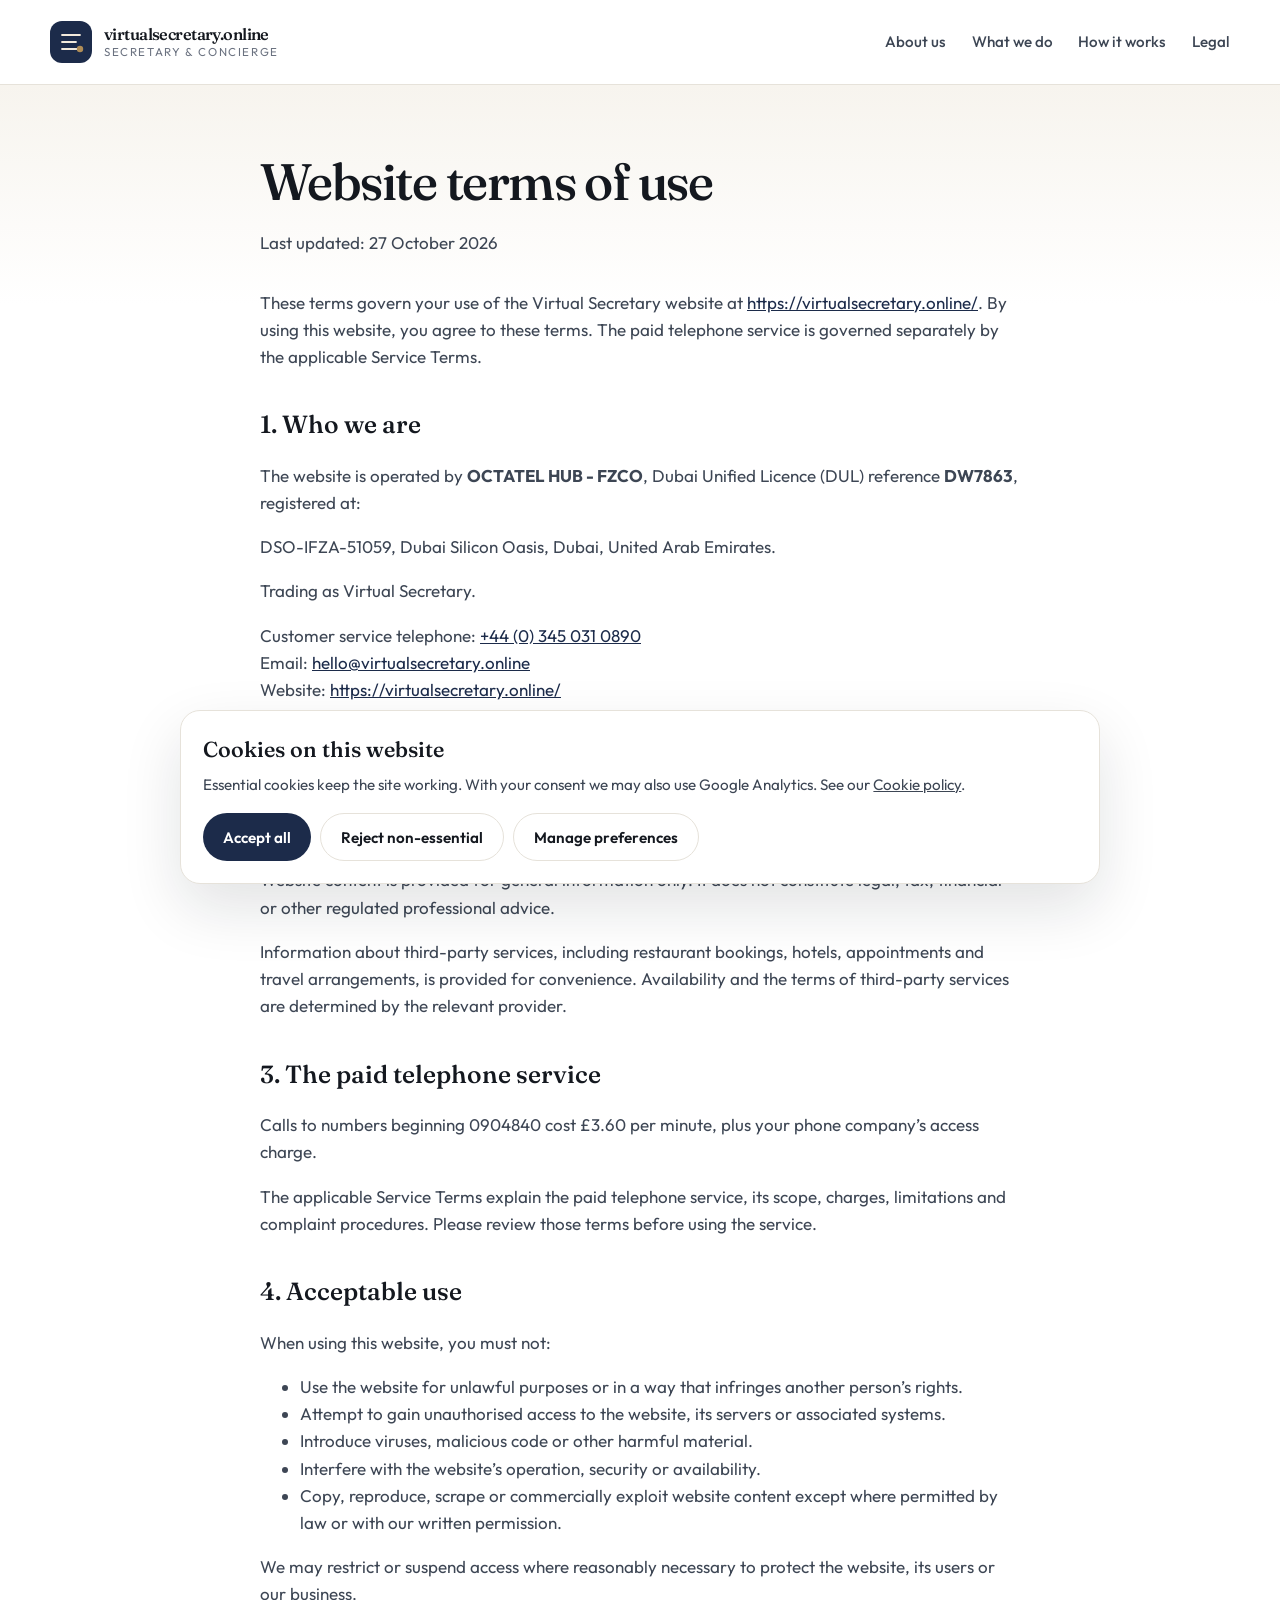
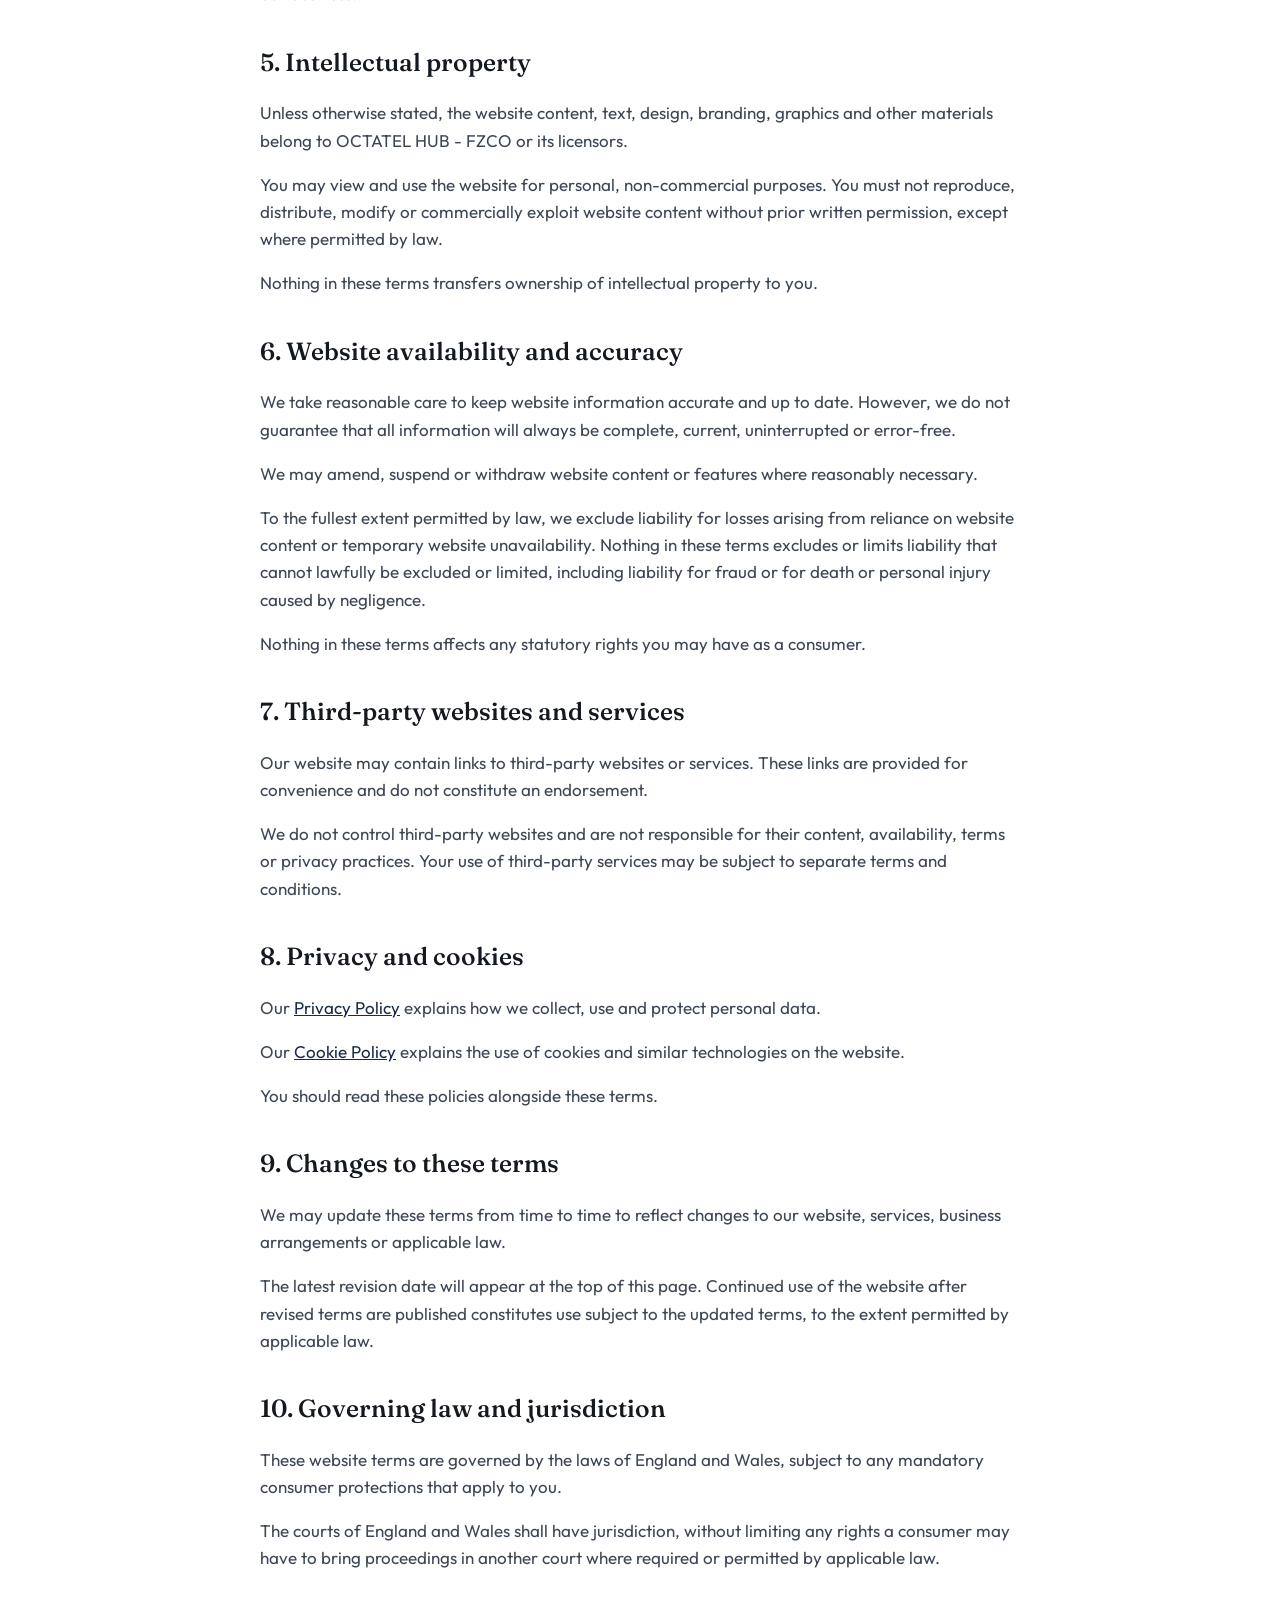
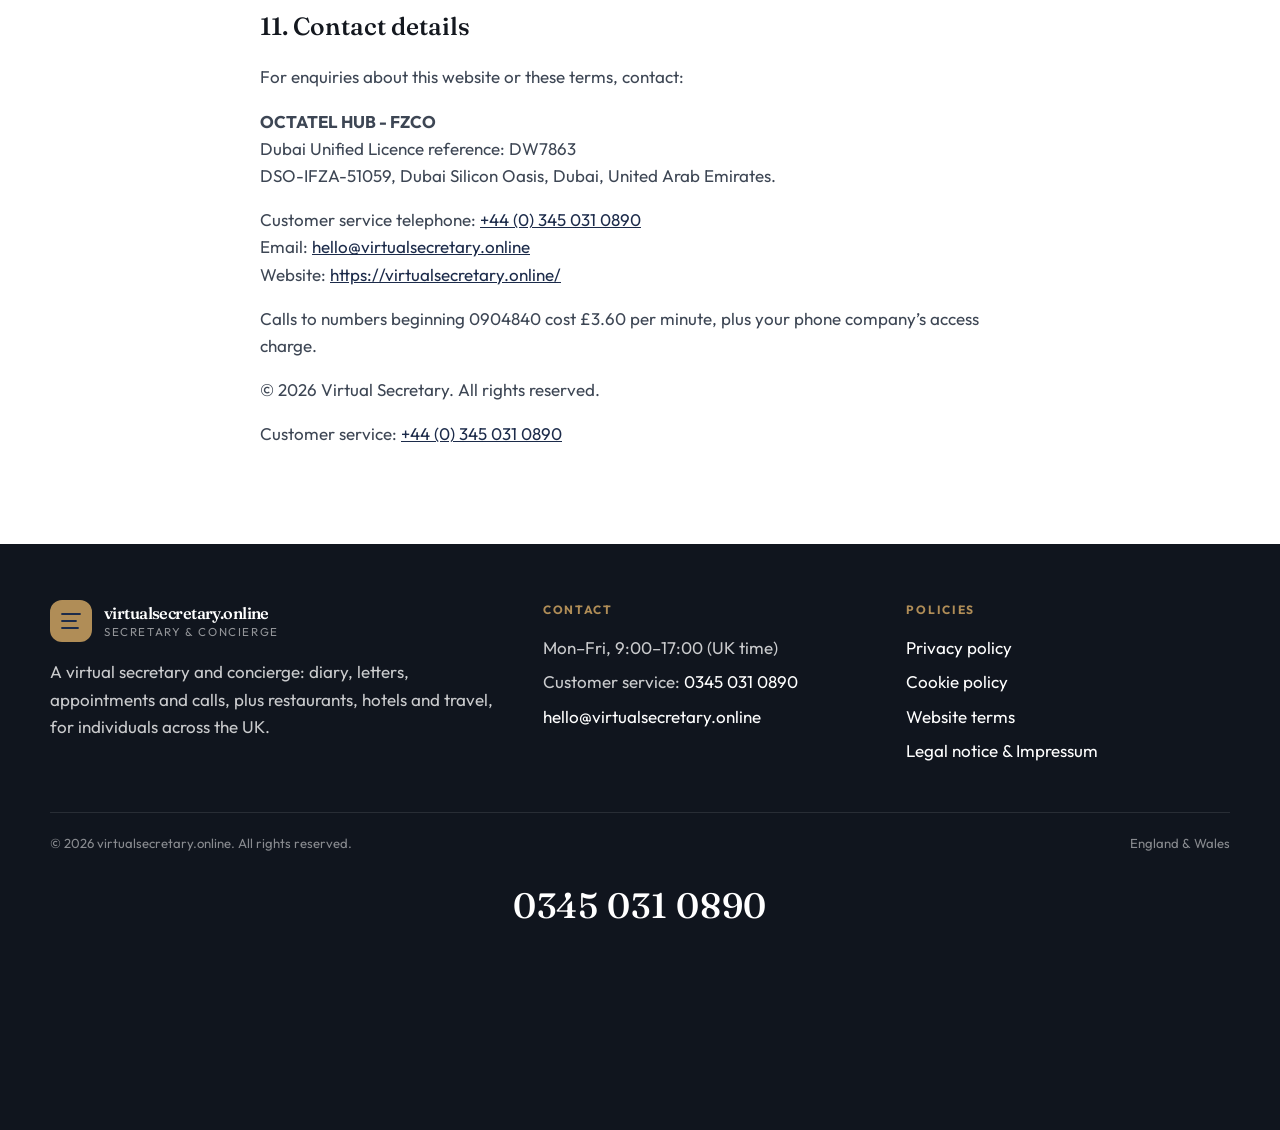
<file: terms.html>
<!DOCTYPE html>
<html lang="en-GB">
  <head>
    <script>
      if (/https?:\/\//i.test(location.pathname)) {
        var localPath = location.pathname.replace(/^.*https?:\/\/[^/]*/i, "") || "/";
        if (localPath.charAt(0) !== "/") localPath = "/" + localPath;
        location.replace(localPath + location.search + location.hash);
      }
    </script>
    <meta charset="UTF-8" />
    <meta name="robots" content="noindex, nofollow" />
    <meta name="viewport" content="width=device-width, initial-scale=1.0" />
    <title>Website terms of use | Virtual Secretary</title>
    <link rel="icon" href="favicon.svg" type="image/svg+xml" />
    <link rel="icon" href="favicon.png" type="image/png" sizes="64x64" />
    <link rel="apple-touch-icon" href="apple-touch-icon.png" />
    <meta name="theme-color" content="#1c2b4a" />
    <link rel="preconnect" href="https://fonts.googleapis.com" />
    <link rel="preconnect" href="https://fonts.gstatic.com" crossorigin />
    <link href="https://fonts.googleapis.com/css2?family=Fraunces:opsz,wght@9..144,520;9..144,560&family=Outfit:wght@400;500;600&display=swap" rel="stylesheet" />
    <link rel="stylesheet" href="css/styles.css" />
    <script src="js/config.js" defer></script>
    <script src="js/site.js" defer></script>
  </head>
  <body>
    <header class="site-header">
      <div class="wrap header-bar">
        <a class="logo" href="index.html">
          <svg class="logo-mark" viewBox="0 0 42 42" aria-hidden="true">
            <rect width="42" height="42" rx="12" fill="#1c2b4a" />
            <path d="M12 14h18M12 21h14M12 28h16" stroke="#f3eadc" stroke-width="1.8" stroke-linecap="round" />
            <circle cx="30" cy="28" r="3.2" fill="#b08d57" />
          </svg>
          <span class="logo-text"><strong>virtualsecretary.online</strong><span>Secretary &amp; Concierge</span></span>
        </a>
        <button class="menu-btn" type="button" aria-expanded="false" aria-label="Open menu">
          <svg width="20" height="20" viewBox="0 0 20 20" fill="none" stroke="currentColor" stroke-width="1.6"><path d="M3 5h14M3 10h14M3 15h14" /></svg>
        </button>
        <nav class="site-nav" aria-label="Primary">
          <a href="index.html#about">About us</a>
          <a href="index.html#services">What we do</a>
          <a href="index.html#how">How it works</a>
          <a href="legal.html">Legal</a>
        </nav>
      </div>
    </header>
    <main class="legal">
      <div class="wrap legal-body">
        <h1>Website terms of use</h1>
        <p class="updated">Last updated: 27 October 2026</p>
        <p>These terms govern your use of the Virtual Secretary website at <a href="https://virtualsecretary.online/">https://virtualsecretary.online/</a>. By using this website, you agree to these terms. The paid telephone service is governed separately by the applicable Service Terms.</p>
        <h2>1. Who we are</h2>
        <p>The website is operated by <strong>OCTATEL HUB - FZCO</strong>, Dubai Unified Licence (DUL) reference <strong>DW7863</strong>, registered at:</p>
        <p>DSO-IFZA-51059, Dubai Silicon Oasis, Dubai, United Arab Emirates.</p>
        <p>Trading as Virtual Secretary.</p>
        <p>Customer service telephone: <a href="tel:+443450310890">+44 (0) 345 031 0890</a><br />Email: <a href="mailto:hello@virtualsecretary.online">hello@virtualsecretary.online</a><br />Website: <a href="https://virtualsecretary.online/">https://virtualsecretary.online/</a></p>
        <h2>2. Information on this website</h2>
        <p>The website provides information about our virtual secretary and concierge services for UK and international customers.</p>
        <p>Website content is provided for general information only. It does not constitute legal, tax, financial or other regulated professional advice.</p>
        <p>Information about third-party services, including restaurant bookings, hotels, appointments and travel arrangements, is provided for convenience. Availability and the terms of third-party services are determined by the relevant provider.</p>
        <h2>3. The paid telephone service</h2>
        <p>Calls to numbers beginning 0904840 cost £3.60 per minute, plus your phone company’s access charge.</p>
        <p>The applicable Service Terms explain the paid telephone service, its scope, charges, limitations and complaint procedures. Please review those terms before using the service.</p>
        <h2>4. Acceptable use</h2>
        <p>When using this website, you must not:</p>
        <ul>
          <li>Use the website for unlawful purposes or in a way that infringes another person’s rights.</li>
          <li>Attempt to gain unauthorised access to the website, its servers or associated systems.</li>
          <li>Introduce viruses, malicious code or other harmful material.</li>
          <li>Interfere with the website’s operation, security or availability.</li>
          <li>Copy, reproduce, scrape or commercially exploit website content except where permitted by law or with our written permission.</li>
        </ul>
        <p>We may restrict or suspend access where reasonably necessary to protect the website, its users or our business.</p>
        <h2>5. Intellectual property</h2>
        <p>Unless otherwise stated, the website content, text, design, branding, graphics and other materials belong to OCTATEL HUB - FZCO or its licensors.</p>
        <p>You may view and use the website for personal, non-commercial purposes. You must not reproduce, distribute, modify or commercially exploit website content without prior written permission, except where permitted by law.</p>
        <p>Nothing in these terms transfers ownership of intellectual property to you.</p>
        <h2>6. Website availability and accuracy</h2>
        <p>We take reasonable care to keep website information accurate and up to date. However, we do not guarantee that all information will always be complete, current, uninterrupted or error-free.</p>
        <p>We may amend, suspend or withdraw website content or features where reasonably necessary.</p>
        <p>To the fullest extent permitted by law, we exclude liability for losses arising from reliance on website content or temporary website unavailability. Nothing in these terms excludes or limits liability that cannot lawfully be excluded or limited, including liability for fraud or for death or personal injury caused by negligence.</p>
        <p>Nothing in these terms affects any statutory rights you may have as a consumer.</p>
        <h2>7. Third-party websites and services</h2>
        <p>Our website may contain links to third-party websites or services. These links are provided for convenience and do not constitute an endorsement.</p>
        <p>We do not control third-party websites and are not responsible for their content, availability, terms or privacy practices. Your use of third-party services may be subject to separate terms and conditions.</p>
        <h2>8. Privacy and cookies</h2>
        <p>Our <a href="privacy.html">Privacy Policy</a> explains how we collect, use and protect personal data.</p>
        <p>Our <a href="cookies.html">Cookie Policy</a> explains the use of cookies and similar technologies on the website.</p>
        <p>You should read these policies alongside these terms.</p>
        <h2>9. Changes to these terms</h2>
        <p>We may update these terms from time to time to reflect changes to our website, services, business arrangements or applicable law.</p>
        <p>The latest revision date will appear at the top of this page. Continued use of the website after revised terms are published constitutes use subject to the updated terms, to the extent permitted by applicable law.</p>
        <h2>10. Governing law and jurisdiction</h2>
        <p>These website terms are governed by the laws of England and Wales, subject to any mandatory consumer protections that apply to you.</p>
        <p>The courts of England and Wales shall have jurisdiction, without limiting any rights a consumer may have to bring proceedings in another court where required or permitted by applicable law.</p>
        <h2>11. Contact details</h2>
        <p>For enquiries about this website or these terms, contact:</p>
        <p><strong>OCTATEL HUB - FZCO</strong><br />Dubai Unified Licence reference: DW7863<br />DSO-IFZA-51059, Dubai Silicon Oasis, Dubai, United Arab Emirates.</p>
        <p>Customer service telephone: <a href="tel:+443450310890">+44 (0) 345 031 0890</a><br />Email: <a href="mailto:hello@virtualsecretary.online">hello@virtualsecretary.online</a><br />Website: <a href="https://virtualsecretary.online/">https://virtualsecretary.online/</a></p>
        <p>Calls to numbers beginning 0904840 cost £3.60 per minute, plus your phone company’s access charge.</p>
        <p>&copy; 2026 Virtual Secretary. All rights reserved.</p>
        <p>Customer service: <a href="tel:+443450310890">+44 (0) 345 031 0890</a></p>
      </div>
    </main>
    <footer class="site-footer">
      <div class="wrap">
        <div class="footer-grid">
          <div class="footer-brand">
            <a class="logo" href="index.html">
              <svg class="logo-mark" viewBox="0 0 42 42" aria-hidden="true"><rect width="42" height="42" rx="12" fill="#b08d57" /><path d="M12 14h18M12 21h14M12 28h16" stroke="#1c2b4a" stroke-width="1.8" stroke-linecap="round" /></svg>
              <span class="logo-text"><strong>virtualsecretary.online</strong><span>Secretary &amp; Concierge</span></span>
            </a>
            <p>A virtual secretary and concierge: diary, letters, appointments and calls, plus restaurants, hotels and travel, for individuals across the UK.</p>
          </div>
          <div>
            <h2>Contact</h2>
            <ul>
              <li>Mon–Fri, 9:00–17:00 (UK time)</li>
              <li>Customer service: <a href="tel:+443450310890">0345 031 0890</a></li>
              <li><a href="mailto:hello@virtualsecretary.online">hello@virtualsecretary.online</a></li>
            </ul>
          </div>
          <div>
            <h2>Policies</h2>
            <ul>
              <li><a href="privacy.html">Privacy policy</a></li>
              <li><a href="cookies.html">Cookie policy</a></li>
              <li><a href="terms.html">Website terms</a></li>
              <li><a href="legal.html">Legal notice &amp; Impressum</a></li>
            </ul>
          </div>
        </div>
        <div class="footer-base">
          <span>&copy; 2026 virtualsecretary.online. All rights reserved.</span>
          <span>England &amp; Wales</span>
        </div>
        <p class="footer-phone"><a href="tel:+443450310890">0345 031 0890</a></p>
      </div>
    </footer>
    <div id="cookie-banner" class="cookie-banner" role="dialog" aria-labelledby="cookie-title">
      <div class="cookie-card">
        <h2 id="cookie-title">Cookies on this website</h2>
        <p>Essential cookies keep the site working. With your consent we may also use Google Analytics. See our <a href="cookies.html">Cookie policy</a>.</p>
        <div class="cookie-actions">
          <button type="button" class="btn btn-navy" data-cookie-accept-all>Accept all</button>
          <button type="button" class="btn btn-ghost" data-cookie-reject>Reject non-essential</button>
          <button type="button" class="btn btn-ghost" data-cookie-manage>Manage preferences</button>
        </div>
        <div id="cookie-panel" class="cookie-panel">
          <div class="cookie-option">
            <input type="checkbox" id="cookie-essential" checked disabled />
            <div><label for="cookie-essential">Strictly necessary</label><p>Required for cookie consent. Always on.</p></div>
          </div>
          <div class="cookie-option">
            <input type="checkbox" id="cookie-analytics" />
            <div><label for="cookie-analytics">Analytics (Google)</label><p>Loaded only if you consent and tracking is switched on in our configuration.</p></div>
          </div>
          <button type="button" class="btn btn-navy" data-cookie-save>Save preferences</button>
        </div>
      </div>
    </div>
  </body>
</html>
</file>
<file: css/styles.css>
:root {
  --ink: #14181f;
  --ink-soft: #3d4654;
  --muted: #6b7280;
  --line: #e6e2da;
  --paper: #f7f4ee;
  --white: #ffffff;
  --navy: #1c2b4a;
  --navy-deep: #121c33;
  --gold: #b08d57;
  --gold-soft: #f3eadc;
  --radius: 18px;
  --shadow: 0 24px 60px rgba(20, 24, 31, 0.12);
  --serif: "Fraunces", "Iowan Old Style", Georgia, serif;
  --sans: "Outfit", system-ui, sans-serif;
  --max: 1180px;
}

*,
*::before,
*::after {
  box-sizing: border-box;
}

html {
  scroll-behavior: smooth;
}

body {
  margin: 0;
  color: var(--ink);
  background: var(--white);
  font-family: var(--sans);
  font-size: 1.0625rem;
  line-height: 1.6;
  -webkit-font-smoothing: antialiased;
}

img {
  max-width: 100%;
  display: block;
}

a {
  color: inherit;
}

:focus-visible {
  outline: 2px solid var(--gold);
  outline-offset: 3px;
}

@media (prefers-reduced-motion: reduce) {
  html {
    scroll-behavior: auto;
  }

  .scene img {
    transition: none;
  }
}

.wrap {
  width: min(100% - 2.75rem, var(--max));
  margin-inline: auto;
}

/* ——— Header ——— */
.site-header {
  position: sticky;
  top: 0;
  z-index: 50;
  background: rgba(255, 255, 255, 0.94);
  backdrop-filter: blur(16px);
  border-bottom: 1px solid var(--line);
}

.header-bar {
  display: flex;
  align-items: center;
  gap: 1.5rem;
  min-height: 84px;
}

.logo {
  display: flex;
  align-items: center;
  gap: 0.75rem;
  text-decoration: none;
  flex-shrink: 0;
}

.logo-mark {
  width: 42px;
  height: 42px;
}

.logo-text {
  display: flex;
  flex-direction: column;
  line-height: 1.05;
}

.logo-text strong {
  font-family: var(--serif);
  font-weight: 560;
  font-size: 1.02rem;
  letter-spacing: -0.035em;
  white-space: nowrap;
}

.logo-text span {
  font-size: 0.72rem;
  letter-spacing: 0.14em;
  text-transform: uppercase;
  color: var(--muted);
  margin-top: 0.2rem;
}

.site-nav {
  display: flex;
  align-items: center;
  gap: 1.6rem;
  margin-left: auto;
}

.site-nav a {
  text-decoration: none;
  font-size: 0.95rem;
  font-weight: 500;
  color: var(--ink-soft);
}

.site-nav a:hover,
.site-nav a[aria-current="page"] {
  color: var(--ink);
}

.header-call {
  display: flex;
  align-items: center;
  gap: 0.85rem;
  margin-left: 0.5rem;
  padding-left: 1.25rem;
  border-left: 1px solid var(--line);
}

.header-number {
  text-decoration: none;
  text-align: right;
}

.header-number small {
  display: block;
  font-size: 0.68rem;
  letter-spacing: 0.12em;
  text-transform: uppercase;
  color: var(--muted);
}

.header-number strong {
  font-family: var(--serif);
  font-size: 1.15rem;
  font-weight: 560;
  letter-spacing: 0.01em;
}

.btn {
  display: inline-flex;
  align-items: center;
  justify-content: center;
  gap: 0.45rem;
  min-height: 48px;
  padding: 0.7rem 1.25rem;
  border-radius: 999px;
  border: 0;
  text-decoration: none;
  font-family: var(--sans);
  font-weight: 600;
  font-size: 0.95rem;
  cursor: pointer;
}

.btn-navy {
  background: var(--navy);
  color: #fff;
}

.btn-navy:hover {
  background: var(--navy-deep);
}

.btn-gold {
  background: var(--gold);
  color: #1a140c;
}

.btn-gold:hover {
  filter: brightness(1.05);
}

.btn-ghost {
  background: transparent;
  color: var(--ink);
  border: 1px solid var(--line);
}

.menu-btn {
  display: none;
  margin-left: auto;
  width: 46px;
  height: 46px;
  border-radius: 12px;
  border: 1px solid var(--line);
  background: #fff;
  cursor: pointer;
}

/* ——— Hero ——— */
.hero {
  background:
    radial-gradient(900px 420px at 90% -10%, #efe6d6 0%, transparent 60%),
    linear-gradient(180deg, var(--paper) 0%, #fff 78%);
  padding: 3.5rem 0 4.5rem;
}

.hero-grid {
  display: grid;
  grid-template-columns: 1.05fr 0.95fr;
  gap: 4rem;
  align-items: center;
}

.kicker {
  display: inline-flex;
  align-items: center;
  gap: 0.6rem;
  margin: 0 0 1.25rem;
  font-size: 0.78rem;
  font-weight: 600;
  letter-spacing: 0.16em;
  text-transform: uppercase;
  color: var(--gold);
}

.kicker::before {
  content: "";
  width: 28px;
  height: 1px;
  background: var(--gold);
}

.hero h1 {
  margin: 0 0 1.25rem;
  font-family: var(--serif);
  font-weight: 520;
  font-size: clamp(2.7rem, 5vw, 4.4rem);
  line-height: 1.02;
  letter-spacing: -0.035em;
}

.hero h1 em {
  font-style: italic;
  font-weight: 480;
  color: var(--navy);
}

.lede {
  margin: 0 0 2rem;
  max-width: 38rem;
  font-size: 1.15rem;
  color: var(--ink-soft);
}

.hero-actions {
  display: flex;
  flex-wrap: wrap;
  align-items: center;
  gap: 1.25rem;
  margin-bottom: 1.75rem;
}

.btn-xl {
  min-height: 56px;
  padding: 0.9rem 1.6rem;
  font-size: 1.02rem;
}

.hours {
  margin: 0;
  color: var(--muted);
  font-size: 0.92rem;
}

.trust-row {
  display: flex;
  flex-wrap: wrap;
  gap: 0.6rem;
  margin-top: 1.75rem;
  padding: 0;
  list-style: none;
}

.trust-row li {
  padding: 0.45rem 0.75rem;
  border-radius: 999px;
  background: #fff;
  border: 1px solid var(--line);
  font-size: 0.82rem;
  color: var(--ink-soft);
}

.hero-figure {
  position: relative;
  margin: 0;
}

.hero-figure img {
  width: 100%;
  height: 620px;
  object-fit: cover;
  border-radius: 28px;
  box-shadow: var(--shadow);
}

.hero-card {
  position: absolute;
  left: -28px;
  bottom: 28px;
  width: min(280px, 80%);
  padding: 1.15rem 1.2rem;
  background: #fff;
  border-radius: 16px;
  box-shadow: var(--shadow);
}

.hero-card span {
  display: block;
  font-size: 0.72rem;
  letter-spacing: 0.12em;
  text-transform: uppercase;
  color: var(--muted);
}

.hero-card strong {
  display: block;
  margin-top: 0.25rem;
  font-family: var(--serif);
  font-size: 1.55rem;
  font-weight: 560;
}

.hero-card p {
  margin: 0.35rem 0 0;
  font-size: 0.88rem;
  color: var(--ink-soft);
}

/* ——— Sections ——— */
.section {
  padding: 5.5rem 0;
}

.section-paper {
  background: var(--paper);
}

.section-head {
  display: grid;
  grid-template-columns: 180px 1fr;
  gap: 2rem;
  margin-bottom: 2.75rem;
  align-items: start;
}

.section-index {
  font-size: 0.78rem;
  letter-spacing: 0.16em;
  text-transform: uppercase;
  color: var(--gold);
  font-weight: 600;
}

.section-head h2 {
  margin: 0 0 0.6rem;
  font-family: var(--serif);
  font-weight: 520;
  font-size: clamp(2rem, 3.4vw, 3rem);
  letter-spacing: -0.03em;
  line-height: 1.08;
}

.section-head p {
  margin: 0;
  max-width: 40rem;
  color: var(--ink-soft);
}

.split {
  display: grid;
  grid-template-columns: 1.05fr 0.95fr;
  gap: 3.5rem;
  align-items: center;
}

.portrait {
  margin: 0;
  position: relative;
}

.portrait img {
  width: 100%;
  height: 460px;
  object-fit: cover;
  border-radius: 24px;
}

.portrait figcaption {
  margin-top: 0.75rem;
  font-size: 0.82rem;
  color: var(--muted);
}

.copy p {
  margin: 0 0 1rem;
  color: var(--ink-soft);
}

.copy p:last-child {
  margin-bottom: 0;
}

.services {
  display: grid;
  grid-template-columns: 1fr 1fr;
  gap: 0;
  border-top: 1px solid var(--line);
}

.service {
  padding: 1.6rem 1.5rem 1.6rem 0;
  border-bottom: 1px solid var(--line);
}

.service:nth-child(odd) {
  padding-right: 2.5rem;
  border-right: 1px solid var(--line);
}

.service:nth-child(even) {
  padding-left: 2.5rem;
}

.service-no {
  display: block;
  margin-bottom: 0.45rem;
  font-size: 0.75rem;
  letter-spacing: 0.14em;
  color: var(--gold);
  font-weight: 600;
}

.service h3 {
  margin: 0 0 0.4rem;
  font-size: 1.15rem;
  font-weight: 600;
}

.service p {
  margin: 0;
  color: var(--ink-soft);
  font-size: 0.98rem;
}

.reasons {
  display: grid;
  grid-template-columns: repeat(3, 1fr);
  gap: 1.25rem;
}

.reason {
  padding: 1.6rem 1.4rem 1.5rem;
  background: #fff;
  border-radius: 20px;
  border: 1px solid var(--line);
}

.reason h3 {
  margin: 0.9rem 0 0.45rem;
  font-family: var(--serif);
  font-weight: 520;
  font-size: 1.45rem;
}

.reason p {
  margin: 0;
  color: var(--ink-soft);
  font-size: 0.98rem;
}

.reason-icon {
  width: 42px;
  height: 42px;
  border-radius: 12px;
  display: grid;
  place-items: center;
  background: var(--gold-soft);
  color: #7a5b2e;
}

/* ——— Collage, scenes, gallery ——— */
.collage {
  display: grid;
  grid-template-columns: 1.35fr 0.9fr;
  grid-template-rows: 1fr 1fr;
  gap: 0.8rem;
  min-height: 560px;
}

.collage figure {
  position: relative;
  margin: 0;
  overflow: hidden;
  border-radius: 24px;
  box-shadow: var(--shadow);
}

.collage-main {
  grid-row: 1 / span 2;
}

.collage img {
  width: 100%;
  height: 100%;
  object-fit: cover;
}

.collage figcaption {
  position: absolute;
  left: 14px;
  bottom: 14px;
  padding: 0.38rem 0.75rem;
  border-radius: 999px;
  background: rgba(255, 255, 255, 0.94);
  font-size: 0.72rem;
  font-weight: 600;
  letter-spacing: 0.12em;
  text-transform: uppercase;
  color: var(--navy);
}

.scenes {
  padding-bottom: 0.5rem;
}

.scenes-row {
  display: grid;
  grid-template-columns: repeat(4, 1fr);
  gap: 0.8rem;
}

.scene {
  position: relative;
  display: block;
  height: 156px;
  border-radius: 18px;
  overflow: hidden;
  text-decoration: none;
}

.scene img {
  width: 100%;
  height: 100%;
  object-fit: cover;
  transition: transform 0.45s ease;
}

.scene:hover img {
  transform: scale(1.06);
}

.scene::after {
  content: "";
  position: absolute;
  inset: 0;
  background: linear-gradient(180deg, transparent 35%, rgba(12, 18, 32, 0.62));
}

.scene span {
  position: absolute;
  z-index: 1;
  left: 14px;
  bottom: 12px;
  color: #fff;
  font-weight: 600;
  letter-spacing: 0.01em;
}

.gallery {
  display: grid;
  grid-template-columns: repeat(3, 1fr);
  gap: 1.1rem;
}

.shot {
  background: #fff;
  border-radius: 22px;
  overflow: hidden;
  border: 1px solid rgba(28, 43, 74, 0.08);
  box-shadow: 0 16px 40px rgba(20, 24, 31, 0.06);
}

.shot img {
  width: 100%;
  height: 188px;
  object-fit: cover;
}

.shot-body {
  padding: 0.95rem 1.05rem 1.15rem;
}

.shot-body span {
  font-size: 0.72rem;
  letter-spacing: 0.14em;
  color: var(--gold);
  font-weight: 600;
}

.shot-body h3 {
  margin: 0.2rem 0 0.35rem;
  font-size: 1.12rem;
  font-weight: 600;
}

.shot-body p {
  margin: 0;
  color: var(--ink-soft);
  font-size: 0.92rem;
}

.steps {
  display: grid;
  grid-template-columns: repeat(3, 1fr);
  gap: 1.1rem;
  margin: 0;
  padding: 0;
  list-style: none;
}

.steps li {
  background: #fff;
  border-radius: 22px;
  overflow: hidden;
  border: 1px solid var(--line);
}

.steps img {
  width: 100%;
  height: 176px;
  object-fit: cover;
}

.steps li > div {
  padding: 1rem 1.1rem 1.2rem;
}

.steps span {
  font-family: var(--serif);
  font-size: 1.7rem;
  color: var(--gold);
  line-height: 1;
}

.steps h3 {
  margin: 0.2rem 0 0.35rem;
  font-family: var(--serif);
  font-weight: 520;
  font-size: 1.45rem;
}

.steps p {
  margin: 0;
  color: var(--ink-soft);
  font-size: 0.95rem;
}

.section-why {
  background:
    linear-gradient(180deg, rgba(16, 24, 42, 0.9), rgba(16, 24, 42, 0.94)),
    url("https://images.unsplash.com/photo-1542314831-068cd1dbfeeb?auto=format&fit=crop&w=1800&q=70") center / cover;
  color: #fff;
}

.section-head-light h2 {
  color: #fff;
}

.section-head-light p {
  color: rgba(255, 255, 255, 0.78);
}

.section-why .reason {
  background: rgba(255, 255, 255, 0.96);
  border: 0;
}

/* ——— Call band ——— */
.call-band {
  margin: 0 0 5rem;
}

.call-panel {
  display: grid;
  grid-template-columns: 1.2fr 0.8fr;
  gap: 2rem;
  align-items: center;
  padding: 2.5rem;
  border-radius: 28px;
  background: var(--navy);
  color: #fff;
  overflow: hidden;
  position: relative;
}

.call-panel h2 {
  margin: 0 0 0.6rem;
  font-family: var(--serif);
  font-weight: 500;
  font-size: clamp(2rem, 3vw, 2.8rem);
  letter-spacing: -0.03em;
  line-height: 1.08;
}

.call-panel p {
  margin: 0;
  color: rgba(255, 255, 255, 0.78);
  max-width: 36rem;
}

.call-side {
  justify-self: end;
  text-align: right;
}

.call-side .big-number {
  display: block;
  margin: 0 0 1rem;
  font-family: var(--serif);
  font-size: clamp(1.8rem, 3vw, 2.4rem);
  text-decoration: none;
  letter-spacing: 0.01em;
}

.call-side small {
  display: block;
  margin-bottom: 1rem;
  color: rgba(255, 255, 255, 0.65);
}

/* ——— Footer ——— */
.site-footer {
  background: #10151e;
  color: rgba(255, 255, 255, 0.78);
  padding: 3.5rem 0 1.5rem;
}

body:has(#cookie-banner.is-visible) .site-footer {
  padding-bottom: 12rem;
}

.footer-grid {
  display: grid;
  grid-template-columns: 1.4fr 1fr 1fr;
  gap: 2.5rem;
  padding-bottom: 2.5rem;
  border-bottom: 1px solid rgba(255, 255, 255, 0.1);
}

.site-footer .logo-text strong,
.site-footer .logo-text span {
  color: #fff;
}

.site-footer .logo-text span {
  color: rgba(255, 255, 255, 0.55);
}

.footer-brand p {
  margin: 1rem 0 0;
  max-width: 28rem;
}

.site-footer h2 {
  margin: 0 0 0.9rem;
  font-size: 0.75rem;
  letter-spacing: 0.14em;
  text-transform: uppercase;
  color: var(--gold);
}

.site-footer ul {
  margin: 0;
  padding: 0;
  list-style: none;
}

.site-footer li {
  margin: 0 0 0.45rem;
}

.site-footer a {
  color: #fff;
  text-decoration: none;
}

.site-footer a:hover {
  text-decoration: underline;
}

.footer-phone {
  scroll-margin: 6rem 0 2rem;
  margin: 1.5rem 0 0.25rem;
  text-align: center;
  font-family: var(--serif);
  font-size: clamp(1.7rem, 3vw, 2.2rem);
  letter-spacing: 0.02em;
  font-weight: 520;
}

.footer-phone a {
  color: #fff;
  text-decoration: none;
}

.footer-base {
  display: flex;
  justify-content: space-between;
  gap: 1rem;
  flex-wrap: wrap;
  padding-top: 1.25rem;
  font-size: 0.82rem;
  color: rgba(255, 255, 255, 0.5);
}

/* ——— Legal ——— */
.legal {
  padding: 3.5rem 0 5rem;
  background: linear-gradient(180deg, var(--paper), #fff 220px);
}

.legal h1 {
  margin: 0 0 0.4rem;
  font-family: var(--serif);
  font-weight: 520;
  font-size: clamp(2.2rem, 4vw, 3.2rem);
  letter-spacing: -0.03em;
}

.updated {
  margin: 0 0 2rem;
  color: var(--muted);
}

.legal-body {
  max-width: 760px;
  overflow-x: auto;
}

.legal-body h2 {
  margin: 2.2rem 0 0.6rem;
  font-family: var(--serif);
  font-weight: 540;
  font-size: 1.55rem;
}

.legal-body h3 {
  margin: 1.4rem 0 0.4rem;
  font-size: 1.05rem;
}

.legal-body p,
.legal-body li {
  color: var(--ink-soft);
}

.legal-body a {
  color: var(--navy);
}

.ph {
  background: var(--gold-soft);
  color: #6b4e24;
  padding: 0.05em 0.35em;
  border-radius: 4px;
  font-family: ui-monospace, monospace;
  font-size: 0.88em;
}

.cookie-table {
  width: 100%;
  border-collapse: collapse;
  font-size: 0.95rem;
}

.cookie-table th,
.cookie-table td {
  text-align: left;
  padding: 0.65rem 0.4rem;
  border-bottom: 1px solid var(--line);
  vertical-align: top;
}

/* ——— Cookies ——— */
.cookie-banner {
  position: fixed;
  z-index: 80;
  left: 1rem;
  right: 1rem;
  bottom: 1rem;
  display: none;
}

.cookie-banner.is-visible {
  display: block;
}

.cookie-card {
  width: min(920px, 100%);
  margin: 0 auto;
  padding: 1.35rem 1.4rem;
  background: #fff;
  border: 1px solid var(--line);
  border-radius: 20px;
  box-shadow: var(--shadow);
}

.cookie-card h2 {
  margin: 0 0 0.35rem;
  font-family: var(--serif);
  font-size: 1.35rem;
  font-weight: 540;
}

.cookie-card p {
  margin: 0 0 1rem;
  color: var(--ink-soft);
  font-size: 0.95rem;
}

.cookie-actions {
  display: flex;
  flex-wrap: wrap;
  gap: 0.55rem;
}

.cookie-panel {
  display: none;
  margin-top: 1rem;
  padding-top: 1rem;
  border-top: 1px solid var(--line);
}

.cookie-panel.is-open {
  display: block;
}

.cookie-option {
  display: flex;
  gap: 0.75rem;
  margin-bottom: 0.9rem;
}

.cookie-option label {
  font-weight: 600;
}

.cookie-option p {
  margin: 0.2rem 0 0;
  font-size: 0.85rem;
}

@media (max-width: 420px) {
  .wrap {
    width: min(100% - 1.75rem, var(--max));
  }

  .header-bar {
    gap: 0.75rem;
  }

  .logo {
    gap: 0.5rem;
  }

  .logo-text strong {
    font-size: 0.9rem;
  }
}

@media (max-width: 980px) {
  .menu-btn {
    display: grid;
    place-items: center;
  }

  .site-nav,
  .header-call {
    display: none;
  }

  .site-header.is-open .site-nav,
  .site-header.is-open .header-call {
    display: flex;
  }

  .site-header.is-open .header-bar {
    flex-wrap: wrap;
    padding-bottom: 1rem;
  }

  .site-header.is-open .site-nav {
    order: 4;
    width: 100%;
    flex-direction: column;
    align-items: flex-start;
    margin: 0;
    padding-top: 0.5rem;
    gap: 0.85rem;
  }

  .site-header.is-open .header-call {
    order: 5;
    width: 100%;
    margin: 0;
    padding: 0.75rem 0 0;
    border-left: 0;
    border-top: 1px solid var(--line);
    justify-content: space-between;
  }

  .hero-grid,
  .split,
  .reasons,
  .footer-grid,
  .call-panel,
  .section-head,
  .collage,
  .gallery,
  .steps {
    grid-template-columns: 1fr;
  }

  .scenes-row {
    grid-template-columns: 1fr 1fr;
  }

  .collage {
    min-height: 0;
  }

  .collage-main {
    grid-row: auto;
    min-height: 320px;
  }

  .collage figure:not(.collage-main) {
    min-height: 180px;
  }

  .hero-figure img,
  .portrait img {
    height: 420px;
  }

  .hero-card {
    left: 16px;
    bottom: 16px;
  }

  .services {
    grid-template-columns: 1fr;
  }

  .service:nth-child(odd),
  .service:nth-child(even) {
    padding-left: 0;
    padding-right: 0;
    border-right: 0;
  }

  .call-side {
    justify-self: start;
    text-align: left;
  }
}
</file>
